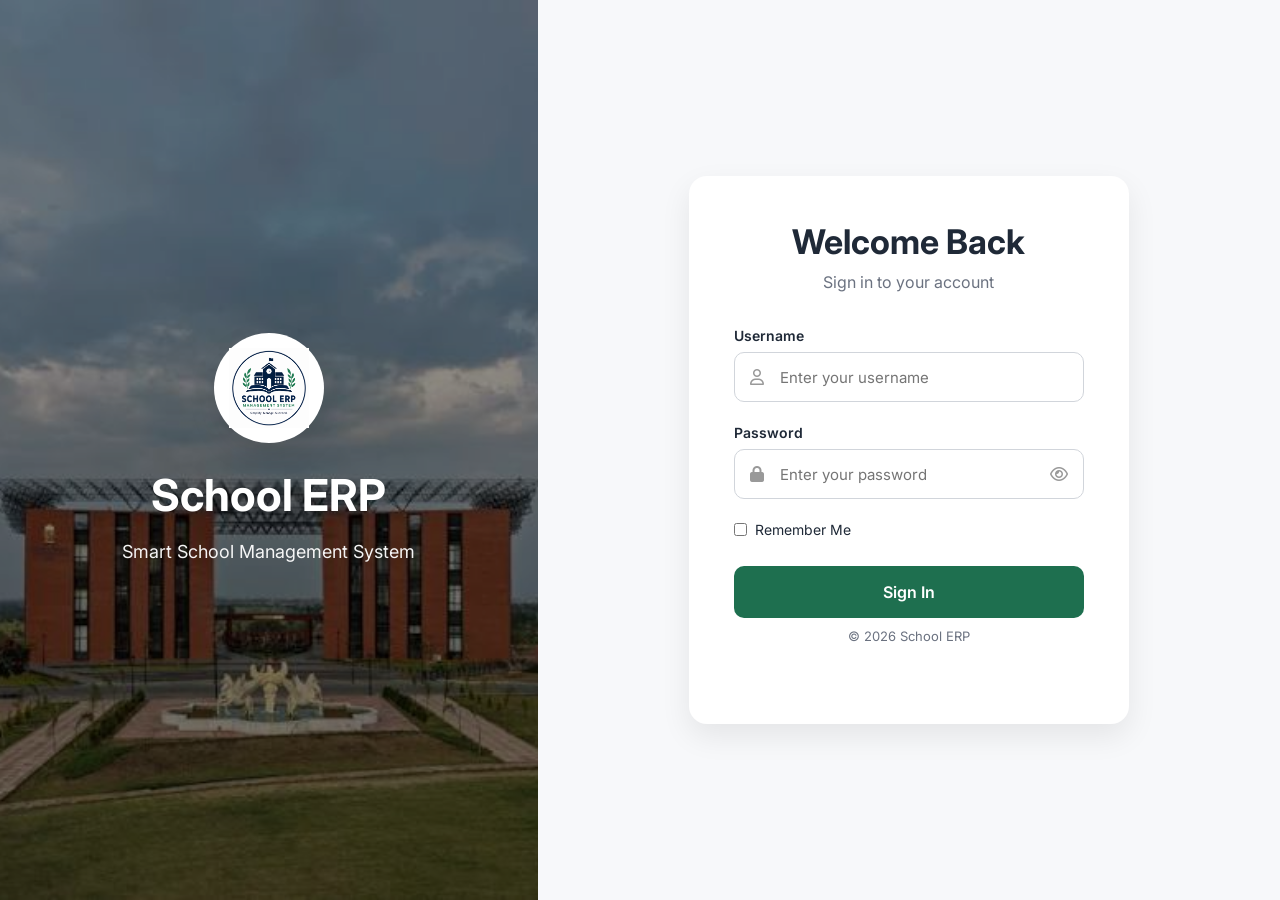
<file: index.html>
<!DOCTYPE html>
<html lang="en">
<head>

    <meta charset="UTF-8">
    <meta name="viewport" content="width=device-width, initial-scale=1.0">

    <title>School ERP Login</title>

    <link rel="preconnect" href="https://fonts.googleapis.com">

    <link rel="preconnect" href="https://fonts.gstatic.com" crossorigin>

    <link href="https://fonts.googleapis.com/css2?family=Inter:wght@300;400;500;600;700&display=swap" rel="stylesheet">

    <link rel="stylesheet" href="css/style.css">
    <link rel="stylesheet" href="css/login.css">
    <link rel="stylesheet"
href="https://cdnjs.cloudflare.com/ajax/libs/font-awesome/6.7.2/css/all.min.css">
<link rel="stylesheet" href="css/responsive.css">

</head>

<body>

<div class="login-container">

    <!-- Left Side -->

    <div class="login-left">

        <div class="overlay">

            <div class="brand">

                <div class="logo-circle">
    <img src="assets/logo.png" alt="School ERP Logo">
</div>

                <h1>School ERP</h1>

                <p>Smart School Management System</p>

            </div>

        </div>

    </div>


    <!-- Right Side -->

    <div class="login-right">

        <div class="login-card">

            <h2>Welcome Back</h2>

            <p>Sign in to your account</p>


            <form id="loginForm">

                <div class="form-group">

<label>Username</label>

<div class="input-box">

<i class="fa-regular fa-user"></i>

<input
type="text"
id="username"
placeholder="Enter your username">

</div>

</div>


                <div class="form-group">

<label>Password</label>

<div class="input-box">

<i class="fa-solid fa-lock"></i>

<input
type="password"
id="password"
placeholder="Enter your password">

<i class="fa-regular fa-eye eye"></i>

</div>

</div>


                <div class="remember">

                    <label>

                        <input type="checkbox">

                        Remember Me

                    </label>

                    

                </div>

                <button type="submit">

                    Sign In

                </button>

            </form>

            <p class="copyright">

                © 2026 School ERP

            </p>

        </div>

    </div>

</div>
<!-- Loading Popup -->
<div id="loadingPopup" class="loading-popup">

    <div class="loading-box">

        <div class="spinner"></div>

        <h2 id="loadingTitle">Starting the server...</h2>

        <p id="loadingMessage">
            Please wait while we wake up the server.
        </p>

        <small>
            This usually takes 20–40 seconds if the server has been idle.
        </small>

    </div>

</div>
<script src="js/api.js"></script>
<script src="js/login.js"></script>
<script src="js/sidebar.js"></script>
</body>
</html>
</file>
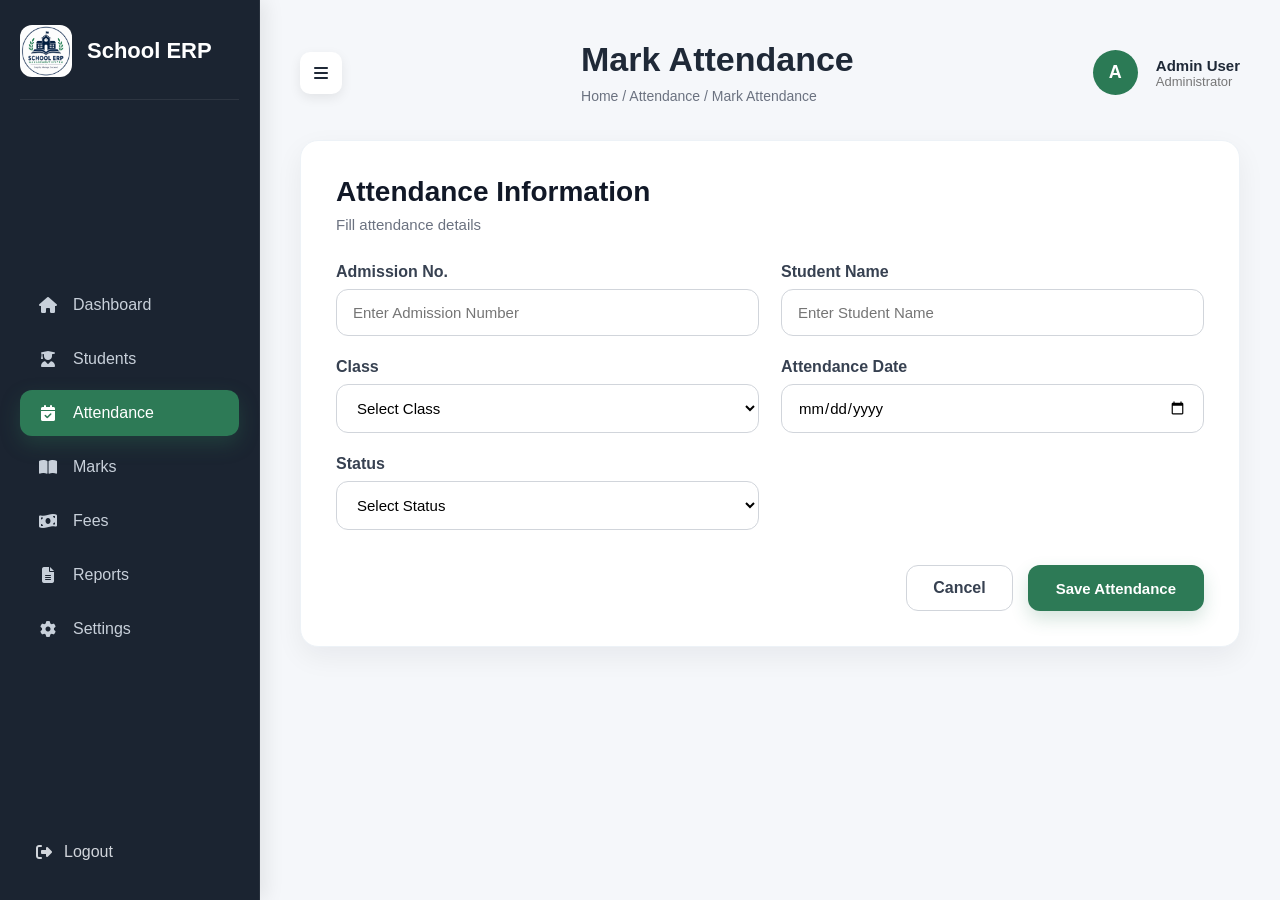
<file: add-attendance.html>
<!DOCTYPE html>
<html lang="en">

<head>
    <meta charset="UTF-8">
    <meta name="viewport" content="width=device-width, initial-scale=1.0">
    <title>Mark Attendance</title>

    <link rel="stylesheet" href="css/style.css">
    <link rel="stylesheet" href="css/dashboard.css">

    <link rel="stylesheet"
        href="https://cdnjs.cloudflare.com/ajax/libs/font-awesome/6.7.2/css/all.min.css">
        <link rel="stylesheet" href="css/responsive.css">
</head>

<body>

<div class="dashboard">

    <!-- Sidebar -->

    <aside class="sidebar">

       <div class="logo">
    <img src="assets/logo.png" alt="School ERP Logo" class="logo-img">
    <span>School ERP</span>
</div>

        <nav>

            <a href="dashboard.html">
                <i class="fa-solid fa-house"></i>
                Dashboard
            </a>

            <a href="students.html">
                <i class="fa-solid fa-user-graduate"></i>
                Students
            </a>

            <a class="active" href="attendance_page.html">
                <i class="fa-solid fa-calendar-check"></i>
                Attendance
            </a>

            <a href="#">
                <i class="fa-solid fa-book-open"></i>
                Marks
            </a>

            <a href="fees.html">
                <i class="fa-solid fa-money-bill-wave"></i>
                Fees
            </a>

           
            <a href="reports.html">
                <i class="fa-solid fa-file-lines"></i>
                Reports
            </a>

            <a href="settings.html">
                <i class="fa-solid fa-gear"></i>
                Settings
            </a>

        </nav>

        <div class="logout">

            <a href="index.html">
                <i class="fa-solid fa-right-from-bracket"></i>
                Logout
            </a>

        </div>

    </aside>

    <!-- Main Content -->

    <main class="main-content">

        <!-- Header -->

        <header class="topbar">
<div class="menu-toggle" id="menuToggle">
    <i class="fa-solid fa-bars"></i>
</div>
            <div>
                <h1>Mark Attendance</h1>
                <span>Home / Attendance / Mark Attendance</span>
            </div>

            <div class="profile">

            
                <div class="avatar">
                    A
                </div>

                <div>
                    <strong>Admin User</strong>
                    <p>Administrator</p>
                </div>

            </div>

        </header>

        <section class="form-card">

            <div class="page-header">
                <h2>Attendance Information</h2>
                <p>Fill attendance details</p>
            </div>

            <form id="attendanceForm">

                <div class="form-grid">

                    <div class="form-group">
                        <label>Admission No.</label>
                        <input
                            type="text"
                            id="admissionNo"
                            placeholder="Enter Admission Number">
                    </div>

                    <div class="form-group">
                        <label>Student Name</label>
                        <input
                            type="text"
                            id="studentName"
                            placeholder="Enter Student Name">
                    </div>

                    <div class="form-group">
                        <label>Class</label>

                        <select id="studentClass">

                            <option value="">Select Class</option>
                            <option value="6">6</option>
                            <option value="7">7</option>
                            <option value="8">8</option>
                            <option value="9">9</option>
                            <option value="10">10</option>

                        </select>

                    </div>

                    <div class="form-group">
                        <label>Attendance Date</label>
                        <input
                            type="date"
                            id="attendanceDate">
                    </div>

                    <div class="form-group">
                        <label>Status</label>

                        <select id="status">

                            <option value="">Select Status</option>
                            <option value="Present">Present</option>
                            <option value="Absent">Absent</option>

                        </select>

                    </div>
                                    </div>

                <div class="form-buttons">

                    <a href="attendance_page.html" class="cancel-btn">
                        Cancel
                    </a>

                    <button type="submit" class="save-btn">
                        Save Attendance
                    </button>

                </div>

            </form>

        </section>

    </main>

</div>

<script src="js/api.js"></script>
<script src="js/addAttendance.js"></script>
<script src="js/dashboard.js"></script>
<script src="js/sidebar.js"></script>
</body>
</html>
</file>
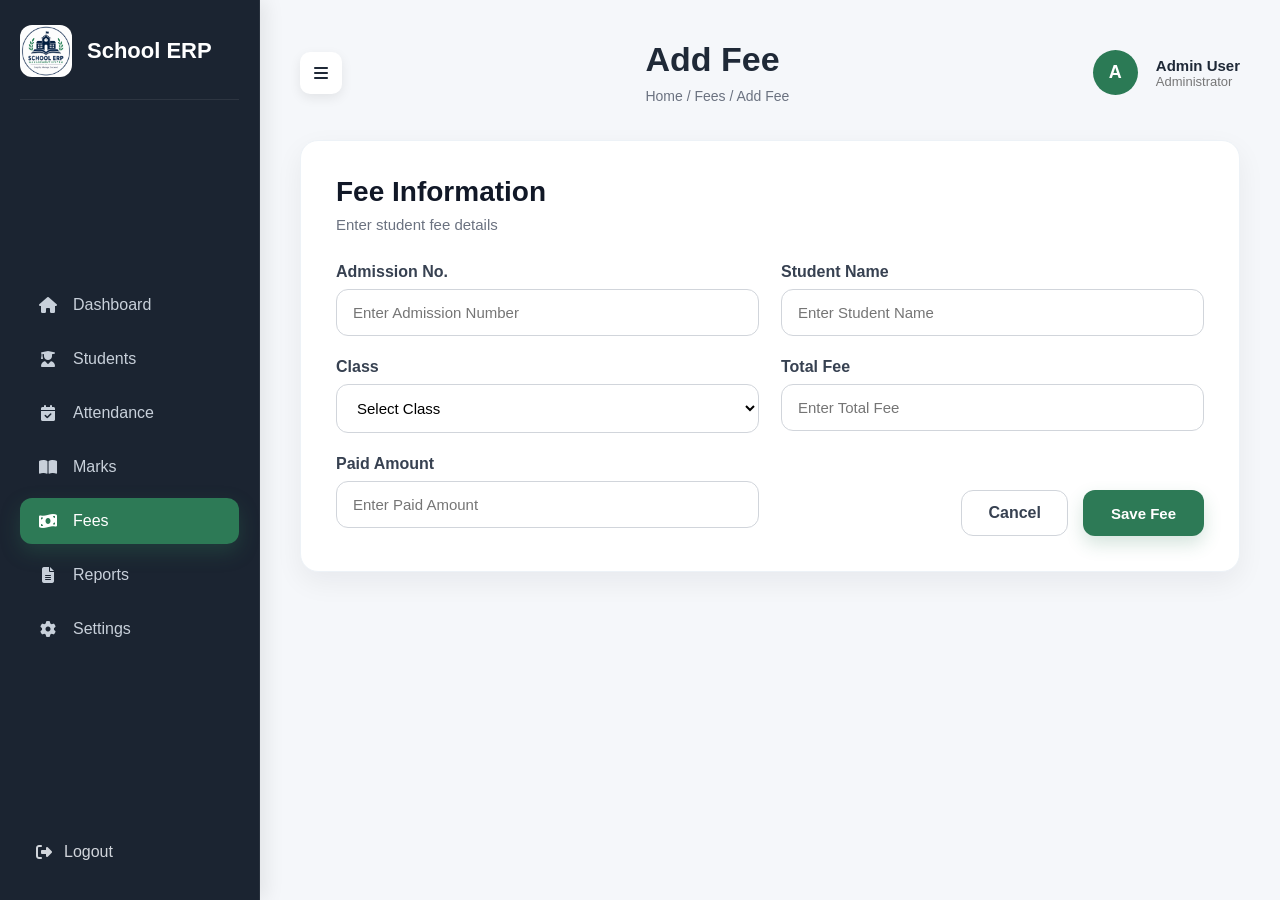
<file: add-fee.html>
<!DOCTYPE html>
<html lang="en">

<head>
    <meta charset="UTF-8">
    <meta name="viewport" content="width=device-width, initial-scale=1.0">
    <title>Add Fee</title>

    <link rel="stylesheet" href="css/style.css">
    <link rel="stylesheet" href="css/dashboard.css">

    <link rel="stylesheet"
          href="https://cdnjs.cloudflare.com/ajax/libs/font-awesome/6.7.2/css/all.min.css">
          <link rel="stylesheet" href="css/responsive.css">
</head>

<body>

<div class="dashboard">

    <!-- Sidebar -->

    <aside class="sidebar">

        <div class="logo">
    <img src="assets/logo.png" alt="School ERP Logo" class="logo-img">
    <span>School ERP</span>
</div>
        <nav>

            <a href="dashboard.html">
                <i class="fa-solid fa-house"></i>
                Dashboard
            </a>

            <a href="students.html">
                <i class="fa-solid fa-user-graduate"></i>
                Students
            </a>

            <a href="attendance_page.html">
                <i class="fa-solid fa-calendar-check"></i>
                Attendance
            </a>

            <a href="marks.html">
                <i class="fa-solid fa-book-open"></i>
                Marks
            </a>

            <a class="active" href="fees.html">
                <i class="fa-solid fa-money-bill-wave"></i>
                Fees
            </a>

           

            <a href="reports.html">
                <i class="fa-solid fa-file-lines"></i>
                Reports
            </a>

            <a href="settings.html">
                <i class="fa-solid fa-gear"></i>
                Settings
            </a>

        </nav>

        <div class="logout">

            <a href="index.html">
                <i class="fa-solid fa-right-from-bracket"></i>
                Logout
            </a>

        </div>

    </aside>

    <!-- Main Content -->

    <main class="main-content">

        <header class="topbar">
<div class="menu-toggle" id="menuToggle">
    <i class="fa-solid fa-bars"></i>
</div>
            <div>
                <h1>Add Fee</h1>
                <span>Home / Fees / Add Fee</span>
            </div>

            <div class="profile">

                

                <div class="avatar">
                    A
                </div>

                <div>
                    <strong>Admin User</strong>
                    <p>Administrator</p>
                </div>

            </div>

        </header>

        <section class="form-card">

            <div class="page-header">
                <h2>Fee Information</h2>
                <p>Enter student fee details</p>
            </div>

            <form id="feeForm">

                <div class="form-grid">

                    <div class="form-group">
                        <label>Admission No.</label>
                        <input
                                type="text"
                                id="admissionNo"
                                placeholder="Enter Admission Number">
                    </div>

                    <div class="form-group">
                        <label>Student Name</label>
                        <input
                                type="text"
                                id="studentName"
                                placeholder="Enter Student Name">
                    </div>

                    <div class="form-group">
                        <label>Class</label>

                        <select id="studentClass">
                            <option value="">Select Class</option>
                            <option value="6">6</option>
                            <option value="7">7</option>
                            <option value="8">8</option>
                            <option value="9">9</option>
                            <option value="10">10</option>
                        </select>

                    </div>

                    <div class="form-group">
                        <label>Total Fee</label>
                        <input
                                type="number"
                                id="totalFee"
                                placeholder="Enter Total Fee">
                    </div>

                    <div class="form-group">
                        <label>Paid Amount</label>
                        <input
                                type="number"
                                id="paidAmount"
                                placeholder="Enter Paid Amount">
                    </div>
                                        <div class="form-buttons">

                        <a href="fees.html" class="cancel-btn">
                            Cancel
                        </a>

                        <button type="submit" class="save-btn">
                            Save Fee
                        </button>

                    </div>

                </div>

            </form>

        </section>

    </main>

</div>

<script src="js/api.js"></script>
<script src="js/addFee.js"></script>
<script src="js/dashboard.js"></script>
<script src="js/sidebar.js"></script>
</body>

</html>
</file>
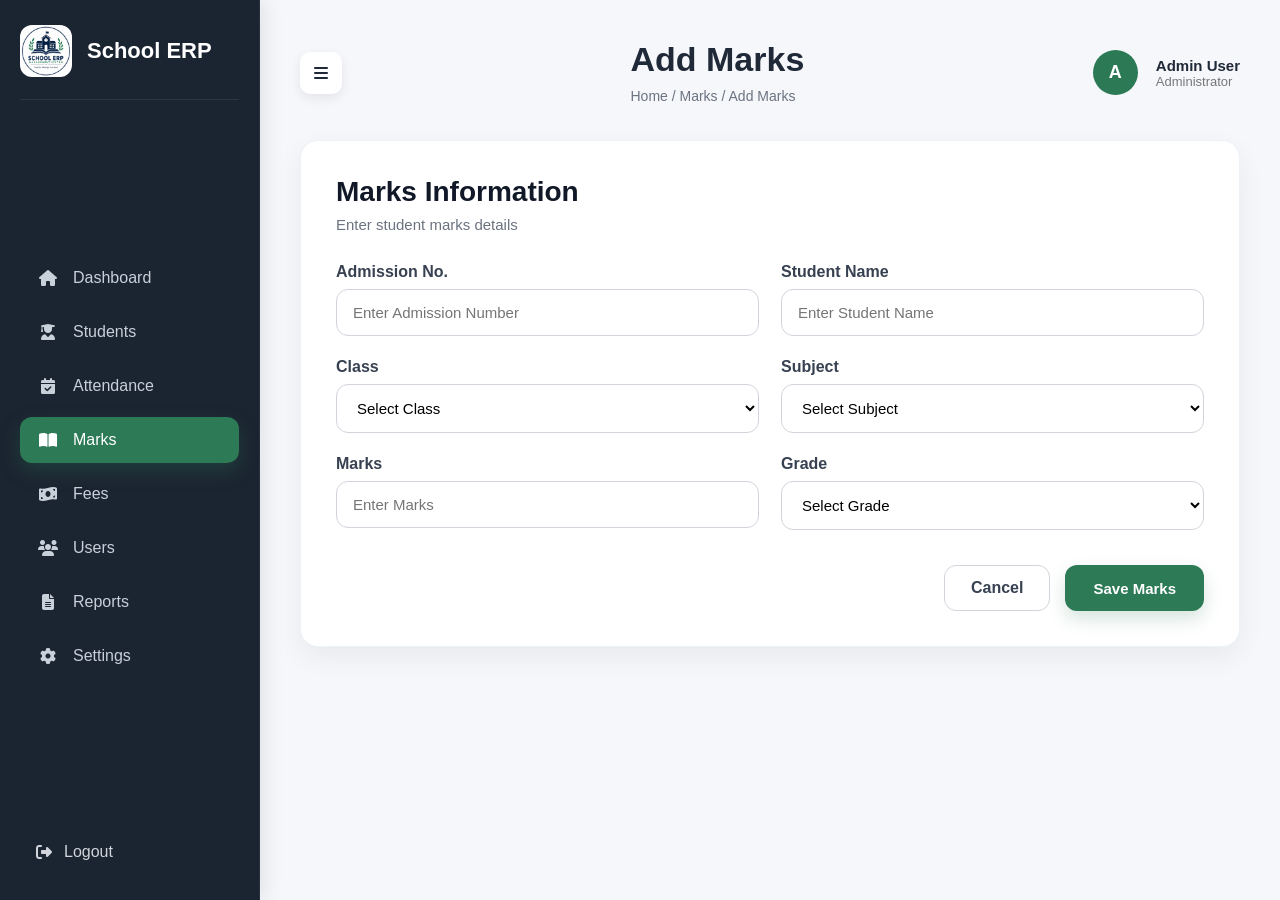
<file: add-marks.html>
<!DOCTYPE html>
<html lang="en">

<head>
    <meta charset="UTF-8">
    <meta name="viewport" content="width=device-width, initial-scale=1.0">
    <title>Add Marks</title>

    <link rel="stylesheet" href="css/style.css">
    <link rel="stylesheet" href="css/dashboard.css">
    <link rel="stylesheet"
          href="https://cdnjs.cloudflare.com/ajax/libs/font-awesome/6.7.2/css/all.min.css">
          <link rel="stylesheet" href="css/responsive.css">
</head>

<body>

<div class="dashboard">

    <!-- Sidebar -->

    <aside class="sidebar">

        <div class="logo">
    <img src="assets/logo.png" alt="School ERP Logo" class="logo-img">
    <span>School ERP</span>
</div>

        <nav>

            <a href="dashboard.html">
                <i class="fa-solid fa-house"></i>
                Dashboard
            </a>

            <a href="students.html">
                <i class="fa-solid fa-user-graduate"></i>
                Students
            </a>

            <a href="attendance_page.html">
                <i class="fa-solid fa-calendar-check"></i>
                Attendance
            </a>

            <a class="active" href="marks.html">
                <i class="fa-solid fa-book-open"></i>
                Marks
            </a>

            <a href="#">
                <i class="fa-solid fa-money-bill-wave"></i>
                Fees
            </a>

            <a href="#">
                <i class="fa-solid fa-users"></i>
                Users
            </a>

            <a href="#">
                <i class="fa-solid fa-file-lines"></i>
                Reports
            </a>

            <a href="#">
                <i class="fa-solid fa-gear"></i>
                Settings
            </a>

        </nav>

        <div class="logout">

            <a href="index.html">
                <i class="fa-solid fa-right-from-bracket"></i>
                Logout
            </a>

        </div>

    </aside>

    <!-- Main Content -->

    <main class="main-content">

        <!-- Header -->

        <header class="topbar">
<div class="menu-toggle" id="menuToggle">
    <i class="fa-solid fa-bars"></i>
</div>
            <div>
                <h1>Add Marks</h1>
                <span>Home / Marks / Add Marks</span>
            </div>

            <div class="profile">

               
                <div class="avatar">
                    A
                </div>

                <div>
                    <strong>Admin User</strong>
                    <p>Administrator</p>
                </div>

            </div>

        </header>

        <section class="form-card">

            <div class="page-header">
                <h2>Marks Information</h2>
                <p>Enter student marks details</p>
            </div>

            <form id="marksForm">

                <div class="form-grid">

                    <div class="form-group">
                        <label>Admission No.</label>
                        <input
                                type="text"
                                id="admissionNo"
                                placeholder="Enter Admission Number">
                    </div>

                    <div class="form-group">
                        <label>Student Name</label>
                        <input
                                type="text"
                                id="studentName"
                                placeholder="Enter Student Name">
                    </div>

                    <div class="form-group">
                        <label>Class</label>

                        <select id="studentClass">
                            <option value="">Select Class</option>
                            <option value="6">6</option>
                            <option value="7">7</option>
                            <option value="8">8</option>
                            <option value="9">9</option>
                            <option value="10">10</option>
                        </select>

                    </div>

                    <div class="form-group">
                        <label>Subject</label>

                        <select id="subject">
                            <option value="">Select Subject</option>
                            <option>Mathematics</option>
                            <option>Science</option>
                            <option>English</option>
                            <option>Hindi</option>
                            <option>Social Science</option>
                            <option>Computer</option>
                        </select>

                    </div>

                    <div class="form-group">
                        <label>Marks</label>
                        <input
                                type="number"
                                id="marks"
                                placeholder="Enter Marks">
                    </div>

                    <div class="form-group">
                        <label>Grade</label>

                        <select id="grade">
                            <option value="">Select Grade</option>
                            <option>A+</option>
                            <option>A</option>
                            <option>B+</option>
                            <option>B</option>
                            <option>C</option>
                            <option>D</option>
                            <option>F</option>
                        </select>

                    </div>
                                    </div>

                <div class="form-buttons">

                    <a href="marks.html" class="cancel-btn">
                        Cancel
                    </a>

                    <button type="submit" class="save-btn">
                        Save Marks
                    </button>

                </div>

            </form>

        </section>

    </main>

</div>

<script src="js/api.js"></script>
<script src="js/addMarks.js"></script>
<script src="js/dashboard.js"></script>
<script src="js/sidebar.js"></script>
</body>

</html>
</file>
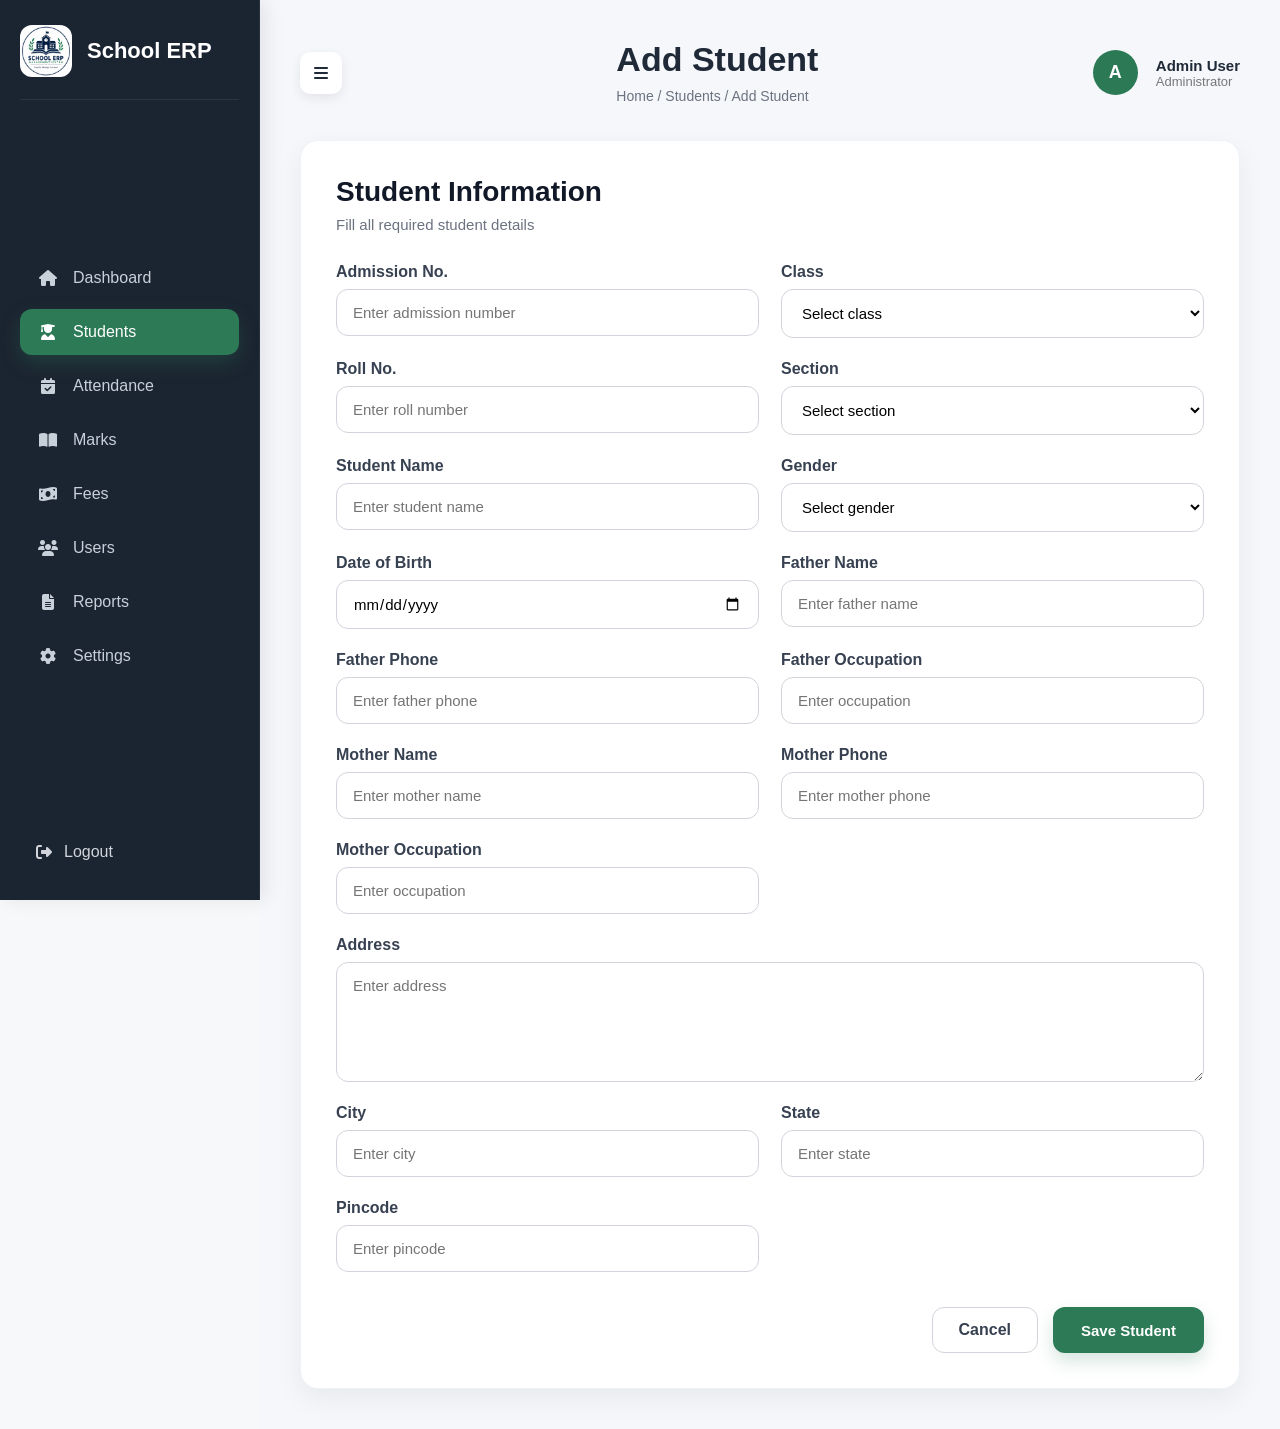
<file: add-student.html>
<!DOCTYPE html>
<html lang="en">
<head>
  <meta charset="UTF-8">
  <meta name="viewport" content="width=device-width, initial-scale=1.0">
  <title>Document</title>
  <link rel="stylesheet" href="css/style.css">
<link rel="stylesheet" href="css/dashboard.css">
<link rel="stylesheet"
href="https://cdnjs.cloudflare.com/ajax/libs/font-awesome/6.7.2/css/all.min.css">
<link rel="stylesheet" href="css/responsive.css">
</head>
<body>

<div class="dashboard">

    <!-- Sidebar -->

    <aside class="sidebar">

       <div class="logo">
    <img src="assets/logo.png" alt="School ERP Logo" class="logo-img">
    <span>School ERP</span>
</div>

            
        

        <nav>

            <a href="dashboard.html">
    <i class="fa-solid fa-house"></i>
    Dashboard
</a>

            <a class="active" href="students.html">
    <i class="fa-solid fa-user-graduate"></i>
    Students
</a>

            <a href="#">
                <i class="fa-solid fa-calendar-check"></i>
                Attendance
            </a>

            <a href="#">
                <i class="fa-solid fa-book-open"></i>
                Marks
            </a>

            <a href="#">
                <i class="fa-solid fa-money-bill-wave"></i>
                Fees
            </a>

            <a href="#">
                <i class="fa-solid fa-users"></i>
                Users
            </a>

            <a href="#">
                <i class="fa-solid fa-file-lines"></i>
                Reports
            </a>

            <a href="#">
                <i class="fa-solid fa-gear"></i>
                Settings
            </a>

        </nav>

        <div class="logout">

            <a href="index.html">

                <i class="fa-solid fa-right-from-bracket"></i>

                Logout

            </a>

        </div>

    </aside>

    <!-- Main Content -->

    <main class="main-content">

        <!-- Topbar -->

        <header class="topbar">
<div class="menu-toggle" id="menuToggle">
    <i class="fa-solid fa-bars"></i>
</div>
            <div>

                <h1>Add Student</h1>
<span>Home / Students / Add Student</span>
            </div>

            <div class="profile">

                

                <div class="avatar">
                    A
                </div>

                <div>

                    <strong>Admin User</strong>

                    <p>Administrator</p>

                </div>

            </div>

        </header>

      <section class="form-card">

    <div class="page-header">
        <h2>Student Information</h2>
        <p>Fill all required student details</p>
    </div>

    <form id="studentForm">

        <div class="form-grid">

            <div class="form-group">
                <label>Admission No.</label>
                <input type="text" id="admissionNo" placeholder="Enter admission number">
            </div>

            <div class="form-group">
                <label>Class</label>
                <select id="studentClass">
                    <option>Select class</option>
                    <option>6</option>
                    <option>7</option>
                    <option>8</option>
                    <option>9</option>
                    <option>10</option>
                </select>
            </div>

            <div class="form-group">
                <label>Roll No.</label>
                <input type="number" id="rollNo" placeholder="Enter roll number">
            </div>

            <div class="form-group">
                <label>Section</label>
                <select id="section">
                    <option>Select section</option>
                    <option>A</option>
                    <option>B</option>
                    <option>C</option>
                </select>
            </div>

            <div class="form-group">
                <label>Student Name</label>
                <input type="text" id="name" placeholder="Enter student name">
            </div>

            <div class="form-group">
                <label>Gender</label>
                <select id="gender">
                    <option>Select gender</option>
                    <option>Male</option>
                    <option>Female</option>
                </select>
            </div>

            <div class="form-group">
                <label>Date of Birth</label>
                <input type="date" id="dateOfBirth">
            </div>

            <div class="form-group">
                <label>Father Name</label>
                <input type="text" id="fatherName" placeholder="Enter father name">
            </div>

            <div class="form-group">
                <label>Father Phone</label>
                <input type="text" id="fatherPhone" placeholder="Enter father phone">
            </div>

            <div class="form-group">
                <label>Father Occupation</label>
                <input type="text" id="fatherOccupation" placeholder="Enter occupation">
            </div>

            <div class="form-group">
                <label>Mother Name</label>
                <input type="text" id="motherName" placeholder="Enter mother name">
            </div>

            <div class="form-group">
                <label>Mother Phone</label>
                <input type="text" id="motherPhone" placeholder="Enter mother phone">
            </div>

            <div class="form-group">
                <label>Mother Occupation</label>
                <input type="text" id="motherOccupation" placeholder="Enter occupation">
            </div>

            <div class="form-group form-full">
                <label>Address</label>
                <textarea id="address" rows="4" placeholder="Enter address"></textarea>
            </div>

            <div class="form-group">
                <label>City</label>
                <input type="text" id="city" placeholder="Enter city">
            </div>

            <div class="form-group">
                <label>State</label>
                <input type="text" id="state" placeholder="Enter state">
            </div>

            <div class="form-group">
                <label>Pincode</label>
                <input type="text" id="pincode" placeholder="Enter pincode">
            </div>

        </div>

        <div class="form-buttons">

            <a href="students.html" class="cancel-btn">
                Cancel
            </a>

            <button type="submit" class="save-btn">
                Save Student
            </button>

        </div>

    </form>

</section>

</main>

</div>

<script src="js/api.js"></script>
<script src="js/addStudent.js"></script>
<script src="js/dashboard.js"></script>
<script src="js/sidebar.js"></script>

</body>
</html>
</file>
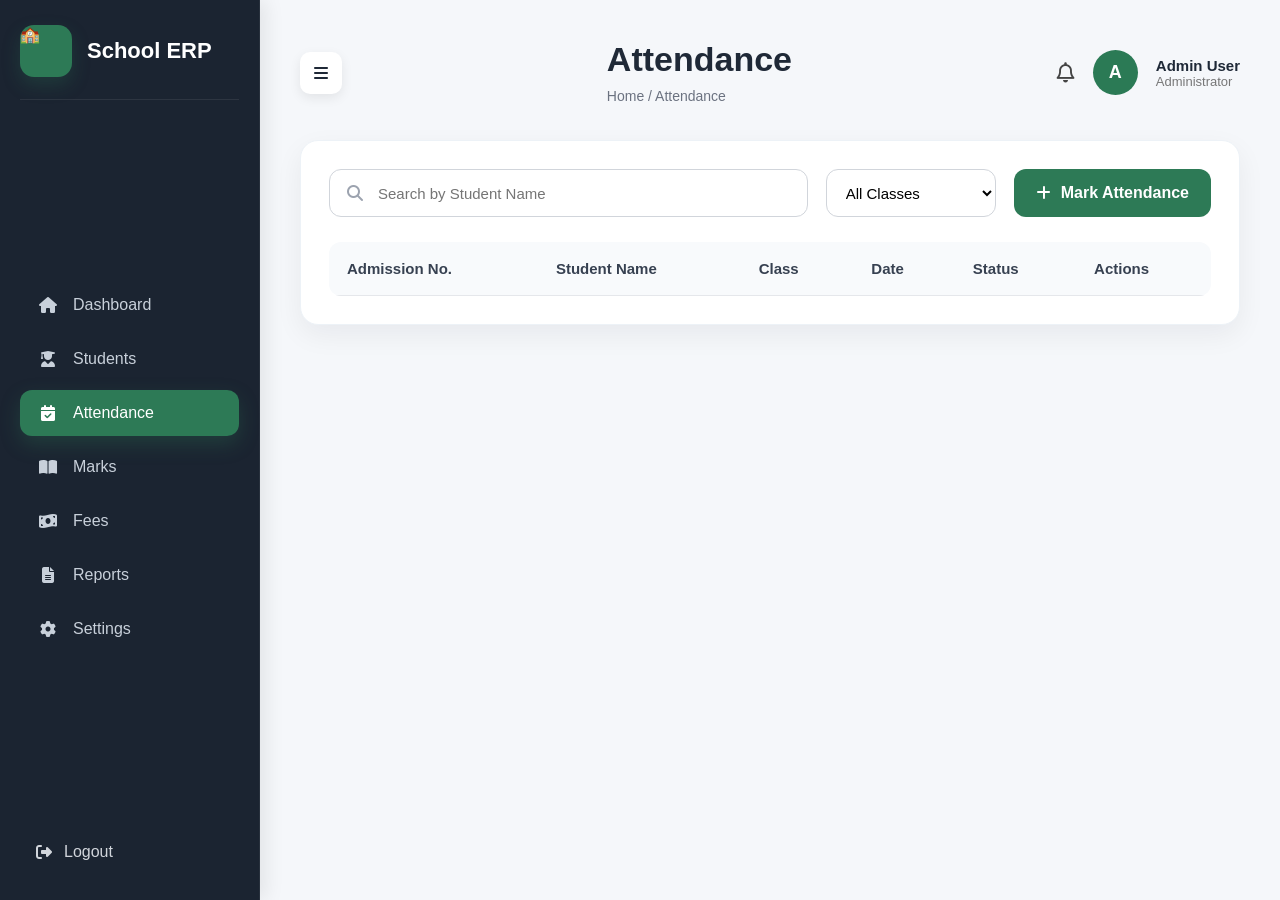
<file: Attendance.html>
<!DOCTYPE html>
<html lang="en">
<head>
    <meta charset="UTF-8">
    <meta name="viewport" content="width=device-width, initial-scale=1.0">
    <title>Attendance</title>

    <link rel="stylesheet" href="css/style.css">
    <link rel="stylesheet" href="css/dashboard.css">

    <link rel="stylesheet"
          href="https://cdnjs.cloudflare.com/ajax/libs/font-awesome/6.7.2/css/all.min.css">
</head>

<body>

<div class="dashboard">

    <!-- Sidebar -->

    <aside class="sidebar">

        <div class="logo">
            <div class="logo-icon">🏫</div>
            <span>School ERP</span>
        </div>

       <nav>

    <a href="dashboard.html">
        <i class="fa-solid fa-house"></i>
        Dashboard
    </a>

    <a href="students.html">
        <i class="fa-solid fa-user-graduate"></i>
        Students
    </a>

    <a class="active" href="attendance.html">
        <i class="fa-solid fa-calendar-check"></i>
        Attendance
    </a>

    <a href="marks.html">
        <i class="fa-solid fa-book-open"></i>
        Marks
    </a>

    <a href="fees.html">
        <i class="fa-solid fa-money-bill-wave"></i>
        Fees
    </a>

    <a href="reports.html">
        <i class="fa-solid fa-file-lines"></i>
        Reports
    </a>

    <a href="settings.html">
        <i class="fa-solid fa-gear"></i>
        Settings
    </a>

</nav>

        <div class="logout">

            <a href="index.html">
                <i class="fa-solid fa-right-from-bracket"></i>
                Logout
            </a>

        </div>

    </aside>

    <!-- Main Content -->

    <main class="main-content">

        <!-- Header -->

        <header class="topbar">
<div class="menu-toggle" id="menuToggle">
    <i class="fa-solid fa-bars"></i>
</div>
            <div>
                <h1>Attendance</h1>
                <span>Home / Attendance</span>
            </div>

            <div class="profile">

                <i class="fa-regular fa-bell"></i>

                <div class="avatar">
                    A
                </div>

                <div>
                    <strong>Admin User</strong>
                    <p>Administrator</p>
                </div>

            </div>

        </header>

        <!-- Attendance -->

        <section class="students-page">

            <div class="students-header">

                <div class="search-box">

                    <i class="fa-solid fa-magnifying-glass"></i>

                    <input
                            type="text"
                            id="searchInput"
                            placeholder="Search by Student Name">

                </div>

                <select id="classFilter">

                    <option value="">All Classes</option>
                    <option value="6">6th</option>
                    <option value="7">7th</option>
                    <option value="8">8th</option>
                    <option value="9">9th</option>
                    <option value="10">10th</option>

                </select>

                <a href="add-attendance.html" class="add-btn">

                    <i class="fa-solid fa-plus"></i>

                    Mark Attendance

                </a>

            </div>

            <div class="student-table">

                <table>

                    <thead>

                    <tr>

                        <th>Admission No.</th>
                        <th>Student Name</th>
                        <th>Class</th>
                        <th>Date</th>
                        <th>Status</th>
                        <th>Actions</th>

                    </tr>

                    </thead>

                    <tbody id="attendanceTableBody">

                    </tbody>

                </table>

            </div>

        </section>

    </main>

</div>

<script src="js/api.js"></script>
<script src="js/attendance.js"></script>

</body>
</html>
</file>
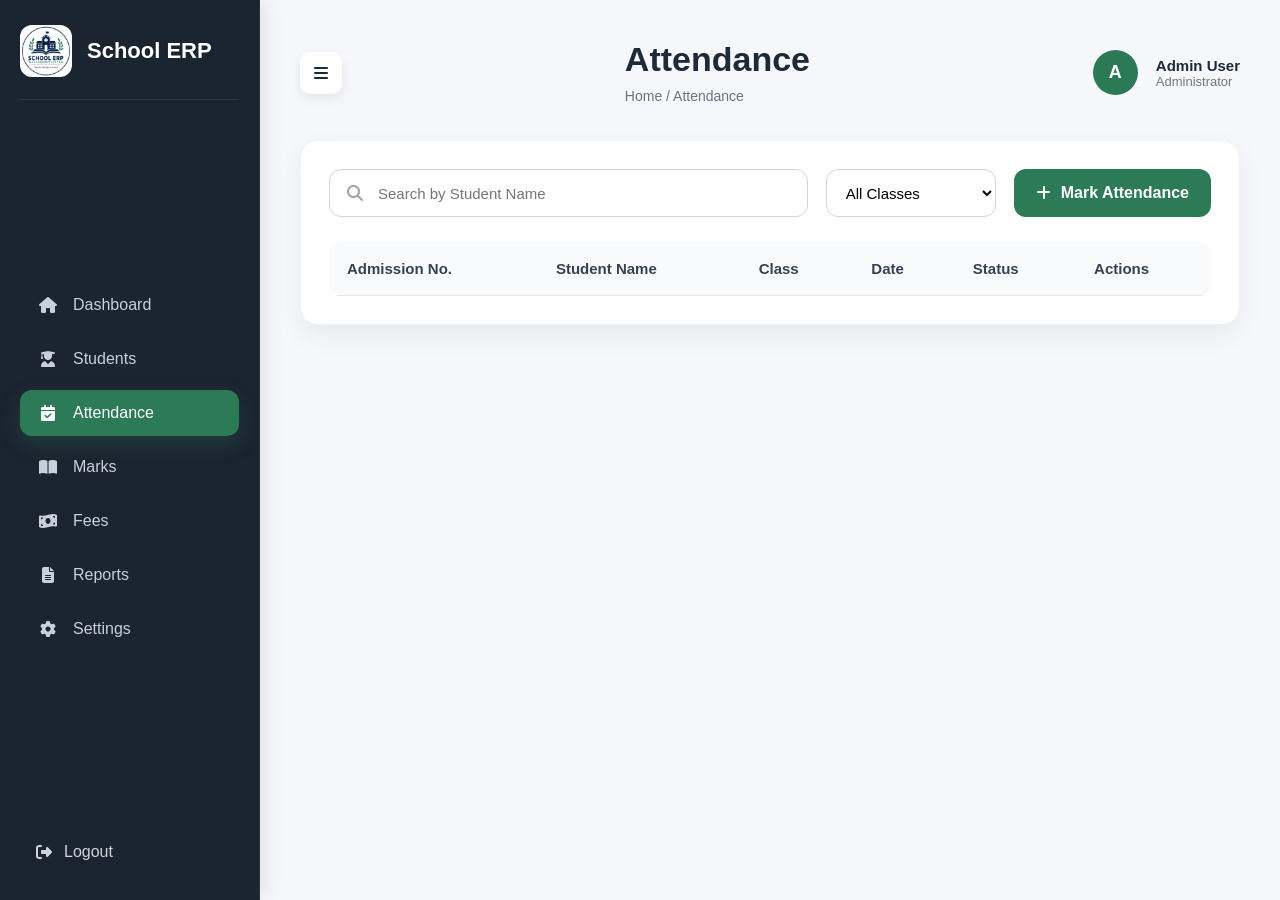
<file: attendance_page.html>
<!DOCTYPE html>
<html lang="en">
<head>
    <meta charset="UTF-8">
    <meta name="viewport" content="width=device-width, initial-scale=1.0">
    <title>Attendance</title>

    <link rel="stylesheet" href="css/style.css">
    <link rel="stylesheet" href="css/dashboard.css">

    <link rel="stylesheet"
          href="https://cdnjs.cloudflare.com/ajax/libs/font-awesome/6.7.2/css/all.min.css">
          <link rel="stylesheet" href="css/responsive.css">
</head>

<body>

<div class="dashboard">

    <!-- Sidebar -->

    <aside class="sidebar">

        <div class="logo">
    <img src="assets/logo.png" alt="School ERP Logo" class="logo-img">
    <span>School ERP</span>
</div>

       <nav>

    <a href="dashboard.html">
        <i class="fa-solid fa-house"></i>
        Dashboard
    </a>

    <a href="students.html">
        <i class="fa-solid fa-user-graduate"></i>
        Students
    </a>

   <a class="active" href="attendance_page.html">
        <i class="fa-solid fa-calendar-check"></i>
        Attendance
    </a>

    <a href="marks.html">
        <i class="fa-solid fa-book-open"></i>
        Marks
    </a>

    <a href="fees.html">
        <i class="fa-solid fa-money-bill-wave"></i>
        Fees
    </a>

    <a href="reports.html">
        <i class="fa-solid fa-file-lines"></i>
        Reports
    </a>

    <a href="settings.html">
        <i class="fa-solid fa-gear"></i>
        Settings
    </a>

</nav>

        <div class="logout">

            <a href="index.html">
                <i class="fa-solid fa-right-from-bracket"></i>
                Logout
            </a>

        </div>

    </aside>

    <!-- Main Content -->

    <main class="main-content">

        <!-- Header -->

        <header class="topbar">
<div class="menu-toggle" id="menuToggle">
    <i class="fa-solid fa-bars"></i>
</div>
            <div>
                <h1>Attendance</h1>
                <span>Home / Attendance</span>
            </div>

            <div class="profile">

               

                <div class="avatar">
                    A
                </div>

                <div>
                    <strong>Admin User</strong>
                    <p>Administrator</p>
                </div>

            </div>

        </header>

        <!-- Attendance -->

        <section class="students-page">

            <div class="students-header">

                <div class="search-box">

                    <i class="fa-solid fa-magnifying-glass"></i>

                    <input
                            type="text"
                            id="searchInput"
                            placeholder="Search by Student Name">

                </div>

                <select id="classFilter">

                    <option value="">All Classes</option>
                    <option value="6">6th</option>
                    <option value="7">7th</option>
                    <option value="8">8th</option>
                    <option value="9">9th</option>
                    <option value="10">10th</option>

                </select>

                <a href="add-attendance.html" class="add-btn">

                    <i class="fa-solid fa-plus"></i>

                    Mark Attendance

                </a>

            </div>

            <div class="student-table">

                <table>

                    <thead>

                    <tr>

                        <th>Admission No.</th>
                        <th>Student Name</th>
                        <th>Class</th>
                        <th>Date</th>
                        <th>Status</th>
                        <th>Actions</th>

                    </tr>

                    </thead>

                    <tbody id="attendanceTableBody">

                    </tbody>

                </table>

            </div>

        </section>

    </main>

</div>

<script src="js/api.js"></script>
<script src="js/attendance.js"></script>
<script src="js/sidebar.js"></script>
</body>
</html>
</file>
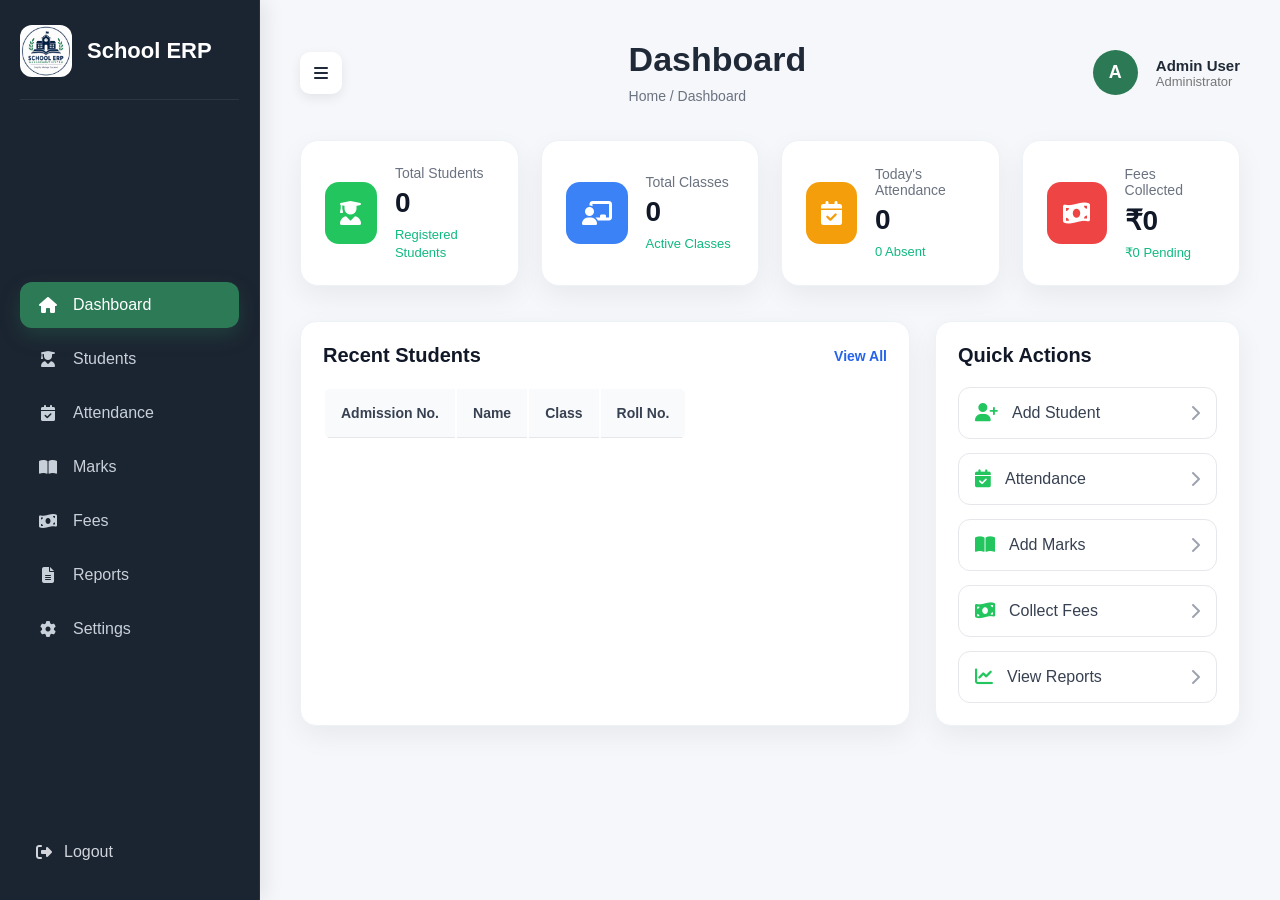
<file: dashboard.html>
<!DOCTYPE html>
<html lang="en">
<head>
    <meta charset="UTF-8">
    <meta name="viewport" content="width=device-width, initial-scale=1.0">
    <title>Dashboard</title>

    <link rel="stylesheet" href="css/style.css">
    <link rel="stylesheet" href="css/dashboard.css">

    <link rel="stylesheet"
          href="https://cdnjs.cloudflare.com/ajax/libs/font-awesome/6.7.2/css/all.min.css">
          <link rel="stylesheet" href="css/responsive.css">
</head>

<body>

<div class="dashboard">

    <!-- Sidebar -->

    <aside class="sidebar">

       <div class="logo">
    <img src="assets/logo.png" alt="School ERP Logo" class="logo-img">
    <span>School ERP</span>
</div>

        <nav>

            <a class="active" href="dashboard.html">
                <i class="fa-solid fa-house"></i>
                Dashboard
            </a>

            <a href="students.html">
                <i class="fa-solid fa-user-graduate"></i>
                Students
            </a>

            <a href="attendance_page.html">
                <i class="fa-solid fa-calendar-check"></i>
                Attendance
            </a>

           <a href="marks.html">
    <i class="fa-solid fa-book-open"></i>
    Marks
</a>

            <a href="fees.html">
    <i class="fa-solid fa-money-bill-wave"></i>
    Fees
</a>

           

            <a href="reports.html">
                <i class="fa-solid fa-file-lines"></i>
                Reports
            </a>

            <a href="settings.html">
                <i class="fa-solid fa-gear"></i>
                Settings
            </a>

        </nav>

        <div class="logout">

            <a href="index.html">
                <i class="fa-solid fa-right-from-bracket"></i>
                Logout
            </a>

        </div>

    </aside>

    <!-- Main Content -->

    <main class="main-content">

        <!-- Top Bar -->

        <header class="topbar">
<div class="menu-toggle" id="menuToggle">
    <i class="fa-solid fa-bars"></i>
</div>
            <div>
                <h1>Dashboard</h1>
                <span>Home / Dashboard</span>
            </div>

            <div class="profile">

               
                <div class="avatar">A</div>

                <div>
                    <strong>Admin User</strong>
                    <p>Administrator</p>
                </div>

            </div>

        </header>

        <!-- Dashboard Cards -->

        <section class="cards">

            <div class="card">

                <div class="card-icon green">
                    <i class="fa-solid fa-user-graduate"></i>
                </div>

                <div>
                    <span>Total Students</span>
                    <h2 id="totalStudents">0</h2>
                    <small>Registered Students</small>
                </div>

            </div>

            <div class="card">

                <div class="card-icon blue">
                    <i class="fa-solid fa-chalkboard-user"></i>
                </div>

                <div>
                    <span>Total Classes</span>

<h2 id="totalClasses">0</h2>

<small>Active Classes</small>
                </div>

            </div>

            <div class="card">

                <div class="card-icon orange">
                    <i class="fa-solid fa-calendar-check"></i>
                </div>

                <div>
                    <span>Today's Attendance</span>

<h2 id="presentToday">0</h2>

<small id="absentToday">0 Absent</small>
                </div>

            </div>

            <div class="card">

                <div class="card-icon red">
                    <i class="fa-solid fa-money-bill-wave"></i>
                </div>

                <div>
                   <span>Fees Collected</span>

                 <h2 id="feesCollected">₹0</h2>

                 <small id="pendingFees">₹0 Pending</small>
                </div>

            </div>

        </section>

        <!-- Bottom Section -->

        <section class="dashboard-bottom">

            <!-- Recent Students -->

            <div class="recent-students">

                <div class="section-header">
                    <h3>Recent Students</h3>
                    <a href="students.html">View All</a>
                </div>

                <table>

                    <thead>

                    <tr>
                        <th>Admission No.</th>
                        <th>Name</th>
                        <th>Class</th>
                        <th>Roll No.</th>
                    </tr>

                    </thead>

                    <tbody id="recentStudentsBody">
</tbody>

                </table>

            </div>

            <!-- Quick Actions -->

            <div class="quick-actions">

                <div class="section-header">
                    <h3>Quick Actions</h3>
                </div>

                <div class="action-list">

                    <a href="add-student.html" class="action-item">
                        <i class="fa-solid fa-user-plus"></i>
                        <span>Add Student</span>
                        <i class="fa-solid fa-chevron-right"></i>
                    </a>

                    <a href="attendance_page.html" class="action-item">
                        <i class="fa-solid fa-calendar-check"></i>
                        <span>Attendance</span>
                        <i class="fa-solid fa-chevron-right"></i>
                    </a>

                   <a href="add-marks.html" class="action-item">
    <i class="fa-solid fa-book-open"></i>
    <span>Add Marks</span>
    <i class="fa-solid fa-chevron-right"></i>
</a>

                   <a href="add-fee.html" class="action-item">
    <i class="fa-solid fa-money-bill-wave"></i>
    <span>Collect Fees</span>
    <i class="fa-solid fa-chevron-right"></i>
</a>

                    <a href="reports.html" class="action-item">
                        <i class="fa-solid fa-chart-line"></i>
                        <span>View Reports</span>
                        <i class="fa-solid fa-chevron-right"></i>
                    </a>

                </div>

            </div>

        </section>

    </main>

</div>
<script src="js/api.js"></script>
<script src="js/dashboard.js"></script>
<script src="js/sidebar.js"></script>
</body>
</html>
</file>
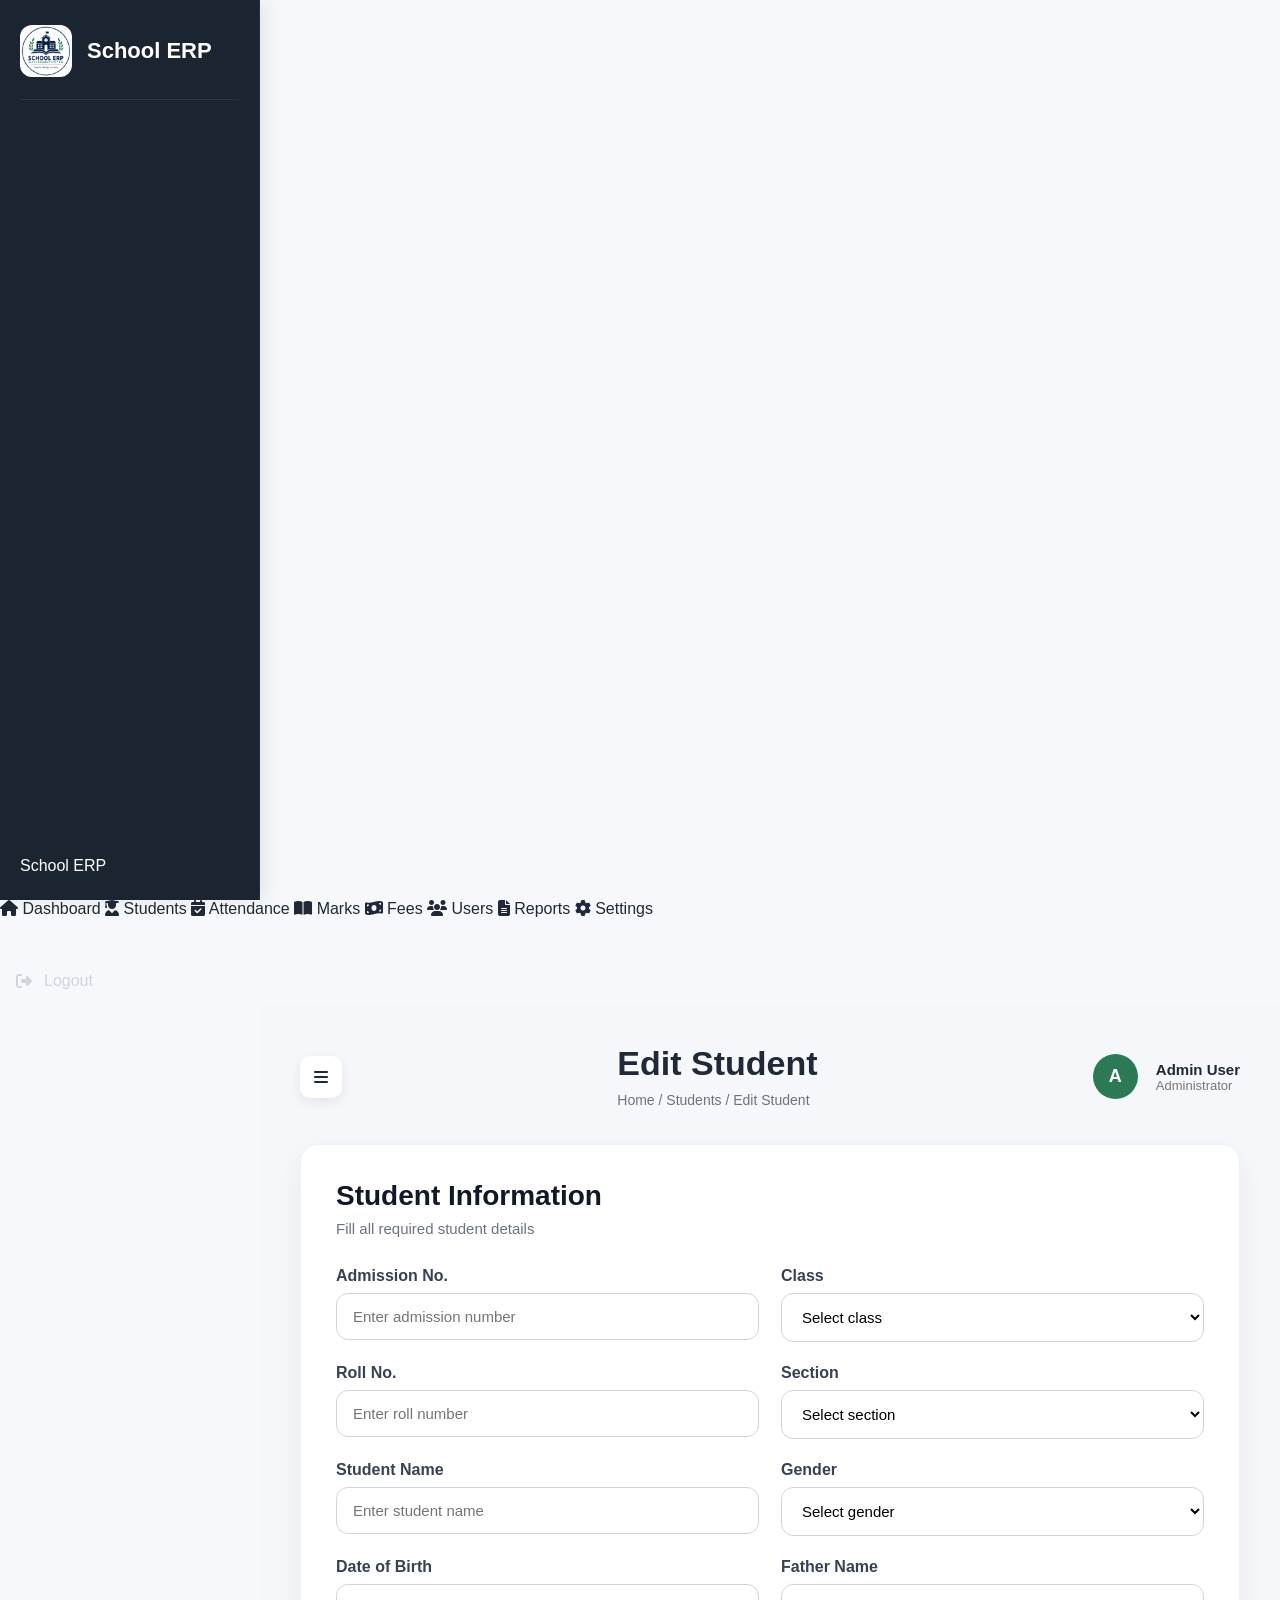
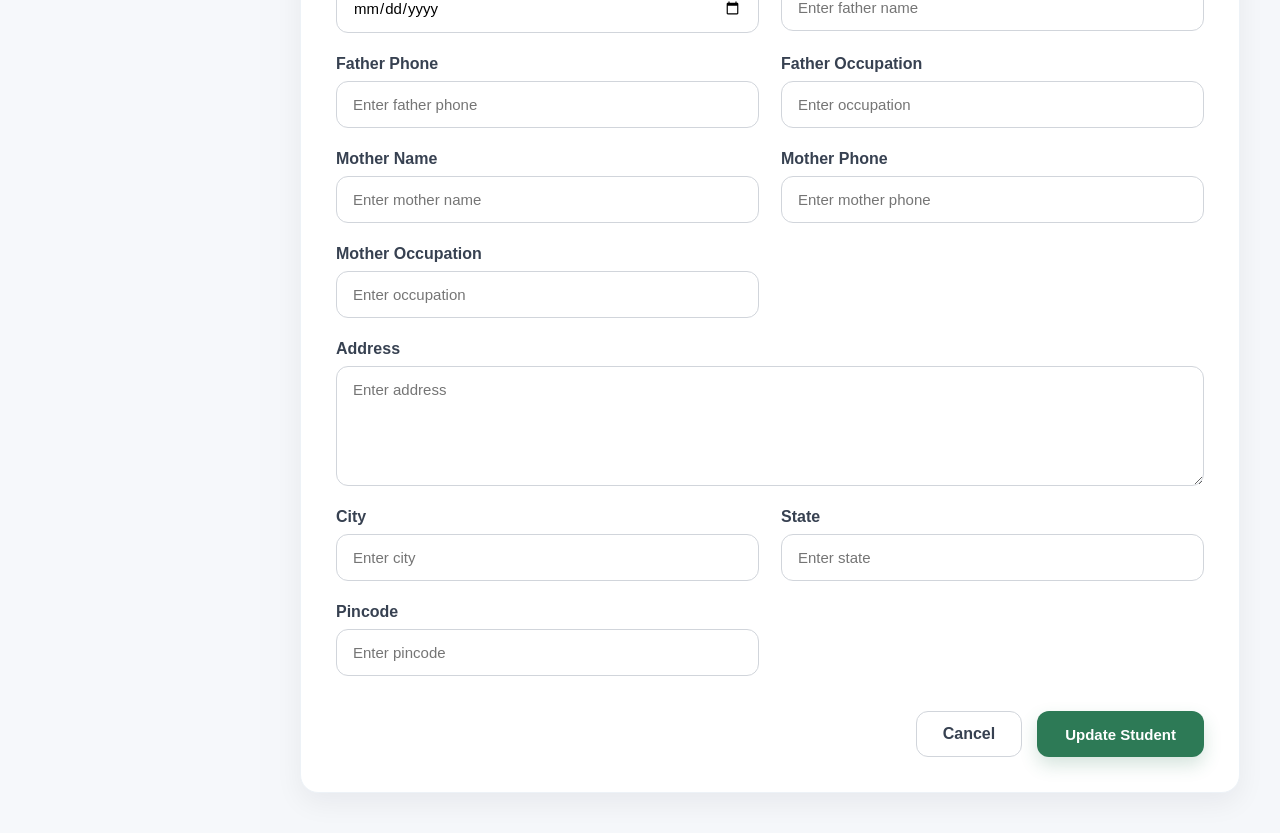
<file: edit-student.html>
<!DOCTYPE html>
<html lang="en">
<head>
  <meta charset="UTF-8">
  <meta name="viewport" content="width=device-width, initial-scale=1.0">
  <title>Document</title>
  <link rel="stylesheet" href="css/style.css">
<link rel="stylesheet" href="css/dashboard.css">
<link rel="stylesheet"
href="https://cdnjs.cloudflare.com/ajax/libs/font-awesome/6.7.2/css/all.min.css">
<link rel="stylesheet" href="css/responsive.css">
</head>
<body>

<div class="dashboard">

    <!-- Sidebar -->

    <aside class="sidebar">


            <div class="logo">
    <img src="assets/logo.png" alt="School ERP Logo" class="logo-img">
    <span>School ERP</span>
</div>

            <span>School ERP</span>

        </div>

        <nav>

            <a href="dashboard.html">
    <i class="fa-solid fa-house"></i>
    Dashboard
</a>

            <a class="active" href="students.html">
    <i class="fa-solid fa-user-graduate"></i>
    Students
</a>

            <a href="#">
                <i class="fa-solid fa-calendar-check"></i>
                Attendance
            </a>

            <a href="#">
                <i class="fa-solid fa-book-open"></i>
                Marks
            </a>

            <a href="#">
                <i class="fa-solid fa-money-bill-wave"></i>
                Fees
            </a>

            <a href="#">
                <i class="fa-solid fa-users"></i>
                Users
            </a>

            <a href="#">
                <i class="fa-solid fa-file-lines"></i>
                Reports
            </a>

            <a href="#">
                <i class="fa-solid fa-gear"></i>
                Settings
            </a>

        </nav>

        <div class="logout">

            <a href="index.html">

                <i class="fa-solid fa-right-from-bracket"></i>

                Logout

            </a>

        </div>

    </aside>

    <!-- Main Content -->

    <main class="main-content">

        <!-- Topbar -->

        <header class="topbar">
<div class="menu-toggle" id="menuToggle">
    <i class="fa-solid fa-bars"></i>
</div>
            <div>

                <h1>Edit Student</h1>
<span>Home / Students / Edit Student</span>
            </div>

            <div class="profile">

               

                <div class="avatar">
                    A
                </div>

                <div>

                    <strong>Admin User</strong>

                    <p>Administrator</p>

                </div>

            </div>

        </header>

      <section class="form-card">

    <div class="page-header">
        <h2>Student Information</h2>
        <p>Fill all required student details</p>
    </div>

    <form id="studentForm">

        <div class="form-grid">

            <div class="form-group">
                <label>Admission No.</label>
                <input type="text" id="admissionNo" placeholder="Enter admission number">
            </div>

            <div class="form-group">
                <label>Class</label>
                <select id="studentClass">
                    <option>Select class</option>
                    <option>6</option>
                    <option>7</option>
                    <option>8</option>
                    <option>9</option>
                    <option>10</option>
                </select>
            </div>

            <div class="form-group">
                <label>Roll No.</label>
                <input type="number" id="rollNo" placeholder="Enter roll number">
            </div>

            <div class="form-group">
                <label>Section</label>
                <select id="section">
                    <option>Select section</option>
                    <option>A</option>
                    <option>B</option>
                    <option>C</option>
                </select>
            </div>

            <div class="form-group">
                <label>Student Name</label>
                <input type="text" id="name" placeholder="Enter student name">
            </div>

            <div class="form-group">
                <label>Gender</label>
                <select id="gender">
                    <option>Select gender</option>
                    <option>Male</option>
                    <option>Female</option>
                </select>
            </div>

            <div class="form-group">
                <label>Date of Birth</label>
                <input type="date" id="dateOfBirth">
            </div>

            <div class="form-group">
                <label>Father Name</label>
                <input type="text" id="fatherName" placeholder="Enter father name">
            </div>

            <div class="form-group">
                <label>Father Phone</label>
                <input type="text" id="fatherPhone" placeholder="Enter father phone">
            </div>

            <div class="form-group">
                <label>Father Occupation</label>
                <input type="text" id="fatherOccupation" placeholder="Enter occupation">
            </div>

            <div class="form-group">
                <label>Mother Name</label>
                <input type="text" id="motherName" placeholder="Enter mother name">
            </div>

            <div class="form-group">
                <label>Mother Phone</label>
                <input type="text" id="motherPhone" placeholder="Enter mother phone">
            </div>

            <div class="form-group">
                <label>Mother Occupation</label>
                <input type="text" id="motherOccupation" placeholder="Enter occupation">
            </div>

            <div class="form-group form-full">
                <label>Address</label>
                <textarea id="address" rows="4" placeholder="Enter address"></textarea>
            </div>

            <div class="form-group">
                <label>City</label>
                <input type="text" id="city" placeholder="Enter city">
            </div>

            <div class="form-group">
                <label>State</label>
                <input type="text" id="state" placeholder="Enter state">
            </div>

            <div class="form-group">
                <label>Pincode</label>
                <input type="text" id="pincode" placeholder="Enter pincode">
            </div>

        </div>

        <div class="form-buttons">

            <a href="students.html" class="cancel-btn">
                Cancel
            </a>

            <button type="submit" class="save-btn">
                Update Student
            </button>

        </div>

    </form>

</section>



</main>

</div>

<script src="js/dashboard.js"></script>

</body>
</html>
    </main>

</div>

<script src="js/dashboard.js"></script>
<script src="js/sidebar.js"></script>
</body>
</html>
</file>
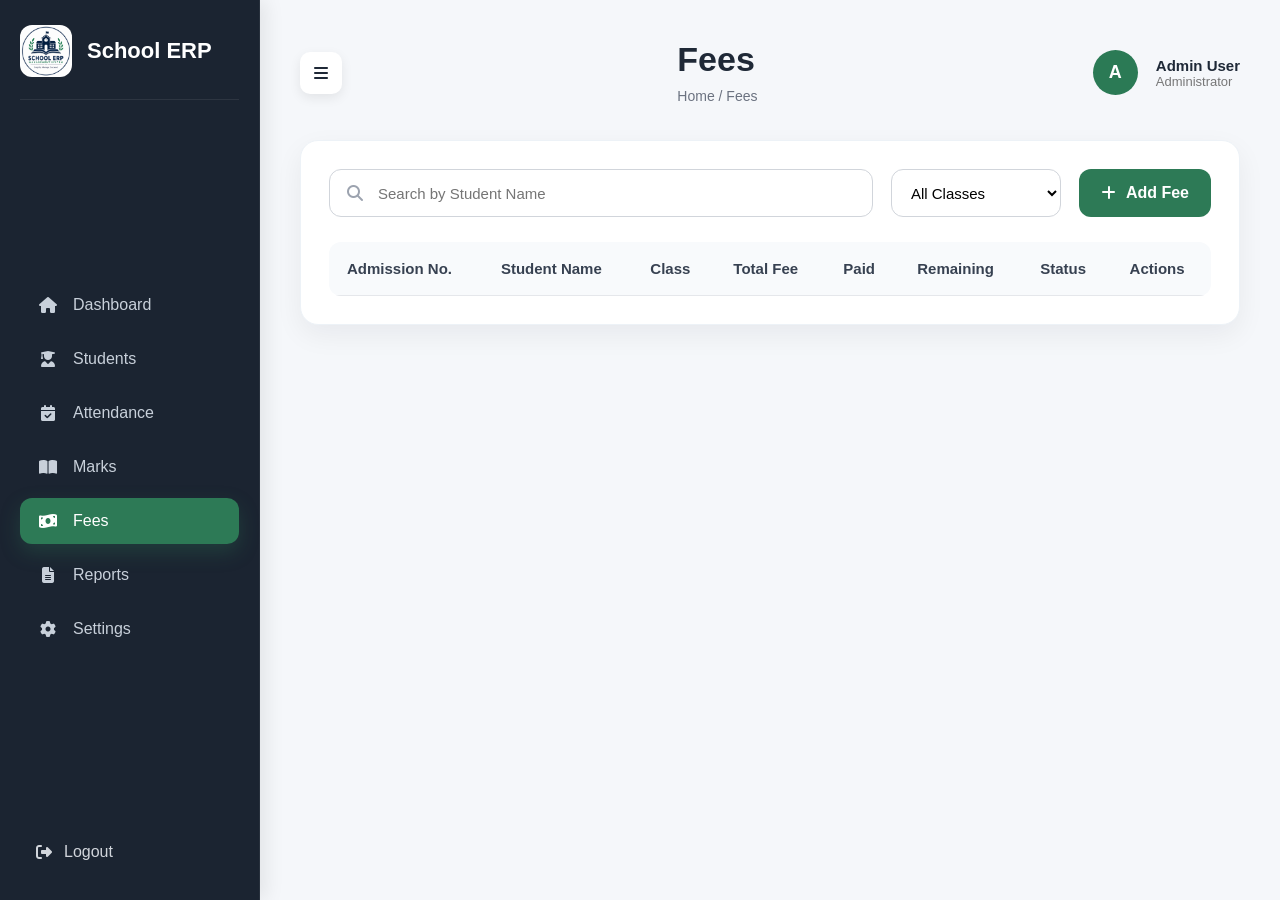
<file: fees.html>
<!DOCTYPE html>
<html lang="en">

<head>
    <meta charset="UTF-8">
    <meta name="viewport" content="width=device-width, initial-scale=1.0">
    <title>Fees</title>

    <link rel="stylesheet" href="css/style.css">
    <link rel="stylesheet" href="css/dashboard.css">

    <link rel="stylesheet"
          href="https://cdnjs.cloudflare.com/ajax/libs/font-awesome/6.7.2/css/all.min.css">
          <link rel="stylesheet" href="css/responsive.css">
</head>

<body>

<div class="dashboard">

    <!-- Sidebar -->

    <aside class="sidebar">

        <div class="logo">
    <img src="assets/logo.png" alt="School ERP Logo" class="logo-img">
    <span>School ERP</span>
</div>

        <nav>

            <a href="dashboard.html">
                <i class="fa-solid fa-house"></i>
                Dashboard
            </a>

            <a href="students.html">
                <i class="fa-solid fa-user-graduate"></i>
                Students
            </a>

            <a href="attendance_page.html">
                <i class="fa-solid fa-calendar-check"></i>
                Attendance
            </a>

            <a href="marks.html">
                <i class="fa-solid fa-book-open"></i>
                Marks
            </a>

            <a class="active" href="fees.html">
                <i class="fa-solid fa-money-bill-wave"></i>
                Fees
            </a>


            <a href="reports.html">
                <i class="fa-solid fa-file-lines"></i>
                Reports
            </a>

            <a href="settings.html">
                <i class="fa-solid fa-gear"></i>
                Settings
            </a>

        </nav>

        <div class="logout">

            <a href="index.html">
                <i class="fa-solid fa-right-from-bracket"></i>
                Logout
            </a>

        </div>

    </aside>

    <!-- Main Content -->

    <main class="main-content">

        <!-- Header -->

        <header class="topbar">
<div class="menu-toggle" id="menuToggle">
    <i class="fa-solid fa-bars"></i>
</div>
            <div>
                <h1>Fees</h1>
                <span>Home / Fees</span>
            </div>

            <div class="profile">

                
                <div class="avatar">
                    A
                </div>

                <div>
                    <strong>Admin User</strong>
                    <p>Administrator</p>
                </div>

            </div>

        </header>

        <section class="students-page">

            <div class="students-header">

                <div class="search-box">

                    <i class="fa-solid fa-magnifying-glass"></i>

                    <input
                            type="text"
                            id="searchInput"
                            placeholder="Search by Student Name">

                </div>

                <select id="classFilter">

                    <option value="">All Classes</option>
                    <option value="6">6th</option>
                    <option value="7">7th</option>
                    <option value="8">8th</option>
                    <option value="9">9th</option>
                    <option value="10">10th</option>

                </select>

                <a href="add-fee.html" class="add-btn">

                    <i class="fa-solid fa-plus"></i>

                    Add Fee

                </a>

            </div>

            <div class="student-table">

                <table>

                    <thead>

                    <tr>

                        <th>Admission No.</th>
                        <th>Student Name</th>
                        <th>Class</th>
                        <th>Total Fee</th>
                        <th>Paid</th>
                        <th>Remaining</th>
                        <th>Status</th>
                        <th>Actions</th>

                    </tr>

                    </thead>

                    <tbody id="feeTableBody">
                                          </tbody>

                </table>

            </div>

        </section>

    </main>

</div>

<script src="js/api.js"></script>
<script src="js/fees.js"></script>
<script src="js/dashboard.js"></script>
<script src="js/sidebar.js"></script>
</body>

</html>
</file>
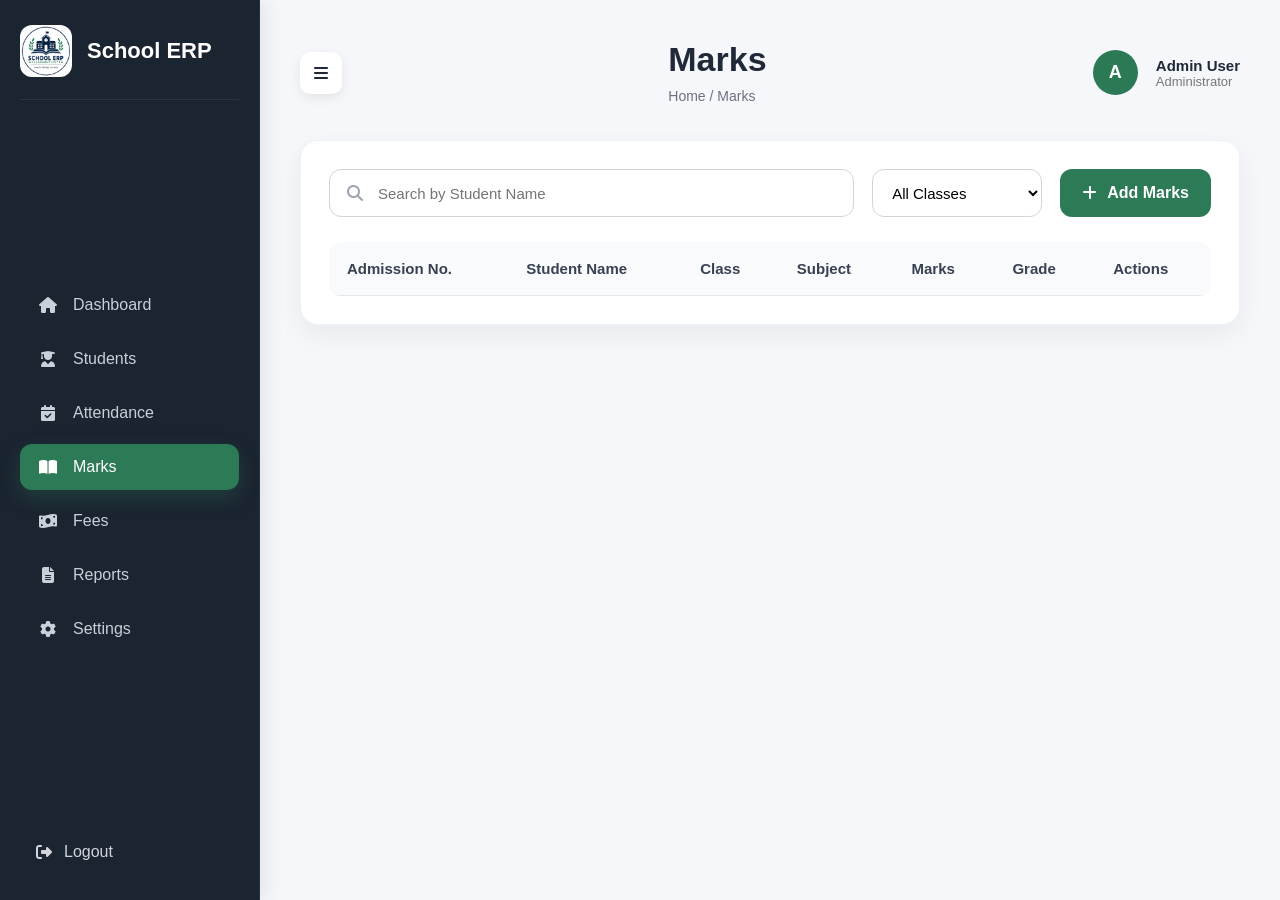
<file: marks.html>
<!DOCTYPE html>
<html lang="en">

<head>
    <meta charset="UTF-8">
    <meta name="viewport" content="width=device-width, initial-scale=1.0">
    <title>Marks</title>

    <link rel="stylesheet" href="css/style.css">
    <link rel="stylesheet" href="css/dashboard.css">

    <link rel="stylesheet"
          href="https://cdnjs.cloudflare.com/ajax/libs/font-awesome/6.7.2/css/all.min.css">
          <link rel="stylesheet" href="css/responsive.css">
</head>

<body>

<div class="dashboard">

    <!-- Sidebar -->

    <aside class="sidebar">

       <div class="logo">
    <img src="assets/logo.png" alt="School ERP Logo" class="logo-img">
    <span>School ERP</span>
</div>

        <nav>

            <a href="dashboard.html">
                <i class="fa-solid fa-house"></i>
                Dashboard
            </a>

            <a href="students.html">
                <i class="fa-solid fa-user-graduate"></i>
                Students
            </a>

            <a href="attendance_page.html">
                <i class="fa-solid fa-calendar-check"></i>
                Attendance
            </a>

            <a class="active" href="marks.html">
                <i class="fa-solid fa-book-open"></i>
                Marks
            </a>

            <a href="fees.html">
                <i class="fa-solid fa-money-bill-wave"></i>
                Fees
            </a>

           

            <a href="reports.html">
                <i class="fa-solid fa-file-lines"></i>
                Reports
            </a>

            <a href="settings.html">
                <i class="fa-solid fa-gear"></i>
                Settings
            </a>

        </nav>

        <div class="logout">

            <a href="index.html">
                <i class="fa-solid fa-right-from-bracket"></i>
                Logout
            </a>

        </div>

    </aside>

    <!-- Main Content -->

    <main class="main-content">

        <!-- Header -->

        <header class="topbar">
<div class="menu-toggle" id="menuToggle">
    <i class="fa-solid fa-bars"></i>
</div>
            <div>
                <h1>Marks</h1>
                <span>Home / Marks</span>
            </div>

            <div class="profile">

                

                <div class="avatar">
                    A
                </div>

                <div>
                    <strong>Admin User</strong>
                    <p>Administrator</p>
                </div>

            </div>

        </header>

        <section class="students-page">

            <div class="students-header">

                <div class="search-box">

                    <i class="fa-solid fa-magnifying-glass"></i>

                    <input
                            type="text"
                            id="searchInput"
                            placeholder="Search by Student Name">

                </div>

                <select id="classFilter">

                    <option value="">All Classes</option>
                    <option value="6">6th</option>
                    <option value="7">7th</option>
                    <option value="8">8th</option>
                    <option value="9">9th</option>
                    <option value="10">10th</option>

                </select>

                <a href="add-marks.html" class="add-btn">

                    <i class="fa-solid fa-plus"></i>

                    Add Marks

                </a>

            </div>

            <div class="student-table">

                <table>

                    <thead>

                    <tr>

                        <th>Admission No.</th>
                        <th>Student Name</th>
                        <th>Class</th>
                        <th>Subject</th>
                        <th>Marks</th>
                        <th>Grade</th>
                        <th>Actions</th>

                    </tr>

                    </thead>

                    <tbody id="marksTableBody">
                                          </tbody>

                </table>

            </div>

        </section>

    </main>

</div>

<script src="js/api.js"></script>
<script src="js/marks.js"></script>
<script src="js/dashboard.js"></script>
<script src="js/sidebar.js"></script>
</body>

</html>
</file>
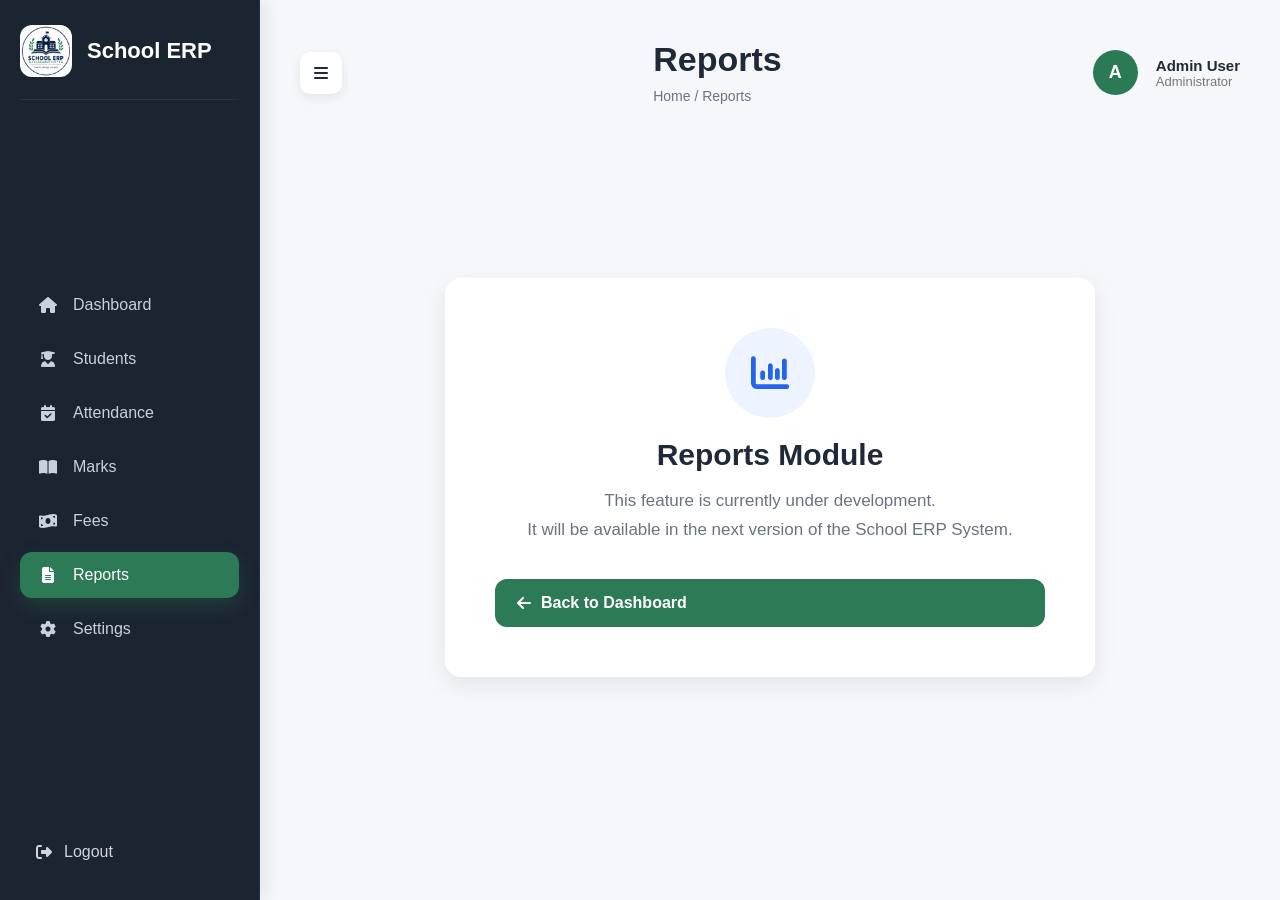
<file: reports.html>
<!DOCTYPE html>
<html lang="en">
<head>
    <meta charset="UTF-8">
    <meta name="viewport" content="width=device-width, initial-scale=1.0">
    <title>Reports</title>

    <link rel="stylesheet" href="css/style.css">
    <link rel="stylesheet" href="css/dashboard.css">

    <link rel="stylesheet"
          href="https://cdnjs.cloudflare.com/ajax/libs/font-awesome/6.7.2/css/all.min.css">
          <link rel="stylesheet" href="css/responsive.css">
</head>

<body>

<div class="dashboard">

    <!-- Sidebar -->

    <aside class="sidebar">
<div class="logo">
    <img src="assets/logo.png" alt="School ERP Logo" class="logo-img">
    <span>School ERP</span>
</div>
        <nav>

            <a href="dashboard.html">
                <i class="fa-solid fa-house"></i>
                Dashboard
            </a>

            <a href="students.html">
                <i class="fa-solid fa-user-graduate"></i>
                Students
            </a>

            <a href="attendance_page.html">
                <i class="fa-solid fa-calendar-check"></i>
                Attendance
            </a>

            <a href="marks.html">
                <i class="fa-solid fa-book-open"></i>
                Marks
            </a>

            <a href="fees.html">
                <i class="fa-solid fa-money-bill-wave"></i>
                Fees
            </a>

            <a class="active" href="reports.html">
                <i class="fa-solid fa-file-lines"></i>
                Reports
            </a>

            <a href="settings.html">
                <i class="fa-solid fa-gear"></i>
                Settings
            </a>

        </nav>

        <div class="logout">

            <a href="index.html">
                <i class="fa-solid fa-right-from-bracket"></i>
                Logout
            </a>

        </div>

    </aside>

    <!-- Main Content -->

    <main class="main-content">

        <header class="topbar">
<div class="menu-toggle" id="menuToggle">
    <i class="fa-solid fa-bars"></i>
</div>
            <div>
                <h1>Reports</h1>
                <span>Home / Reports</span>
            </div>

            <div class="profile">

                

                <div class="avatar">
                    A
                </div>

                <div>
                    <strong>Admin User</strong>
                    <p>Administrator</p>
                </div>

            </div>

        </header>

        <section class="coming-soon">
                      <div class="coming-card">

                <div class="coming-icon">
                    <i class="fa-solid fa-chart-column"></i>
                </div>

                <h2>Reports Module</h2>

                <p>
                    This feature is currently under development.
                    <br>
                    It will be available in the next version of the School ERP System.
                </p>

                <a href="dashboard.html" class="add-btn">
                    <i class="fa-solid fa-arrow-left"></i>
                    Back to Dashboard
                </a>

            </div>

        </section>

    </main>

</div>

<script src="js/dashboard.js"></script>
<script src="js/sidebar.js"></script>
</body>
</html>
</file>
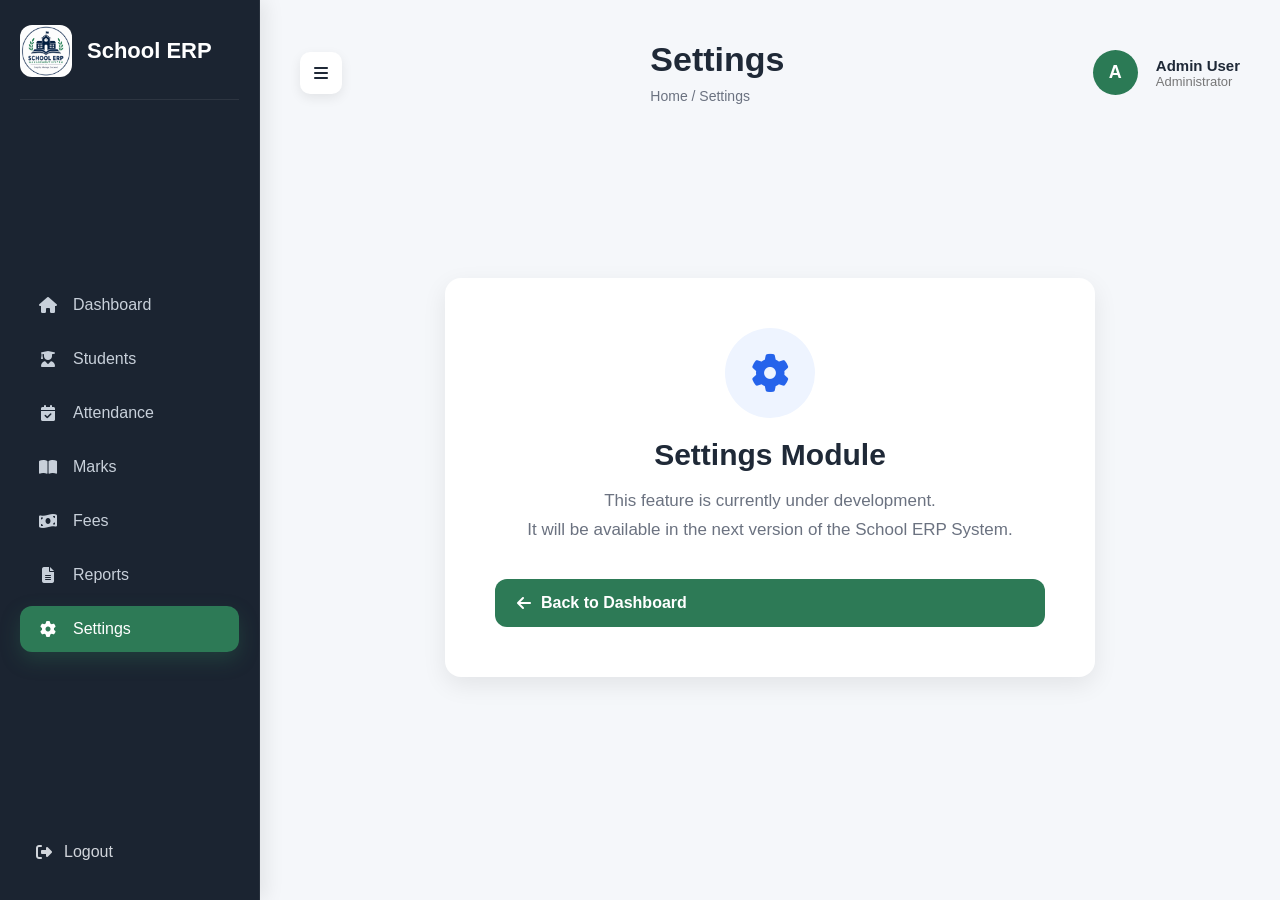
<file: settings.html>
<!DOCTYPE html>
<html lang="en">
<head>
    <meta charset="UTF-8">
    <meta name="viewport" content="width=device-width, initial-scale=1.0">
    <title>Settings</title>

    <link rel="stylesheet" href="css/style.css">
    <link rel="stylesheet" href="css/dashboard.css">

    <link rel="stylesheet"
          href="https://cdnjs.cloudflare.com/ajax/libs/font-awesome/6.7.2/css/all.min.css">
          <link rel="stylesheet" href="css/responsive.css">
</head>

<body>

<div class="dashboard">

    <!-- Sidebar -->

    <aside class="sidebar">

       <div class="logo">
    <img src="assets/logo.png" alt="School ERP Logo" class="logo-img">
    <span>School ERP</span>
</div>
        <nav>

            <a href="dashboard.html">
                <i class="fa-solid fa-house"></i>
                Dashboard
            </a>

            <a href="students.html">
                <i class="fa-solid fa-user-graduate"></i>
                Students
            </a>

            <a href="attendance_page.html">
                <i class="fa-solid fa-calendar-check"></i>
                Attendance
            </a>

            <a href="marks.html">
                <i class="fa-solid fa-book-open"></i>
                Marks
            </a>

            <a href="fees.html">
                <i class="fa-solid fa-money-bill-wave"></i>
                Fees
            </a>

            <a href="reports.html">
                <i class="fa-solid fa-file-lines"></i>
                Reports
            </a>

            <a class="active" href="settings.html">
                <i class="fa-solid fa-gear"></i>
                Settings
            </a>

        </nav>

        <div class="logout">

            <a href="index.html">
                <i class="fa-solid fa-right-from-bracket"></i>
                Logout
            </a>

        </div>

    </aside>

    <!-- Main Content -->

    <main class="main-content">

        <header class="topbar">
<div class="menu-toggle" id="menuToggle">
    <i class="fa-solid fa-bars"></i>
</div>
            <div>
                <h1>Settings</h1>
                <span>Home / Settings</span>
            </div>

            <div class="profile">

                
                <div class="avatar">
                    A
                </div>

                <div>
                    <strong>Admin User</strong>
                    <p>Administrator</p>
                </div>

            </div>

        </header>

        <section class="coming-soon">
                      <div class="coming-card">

                <div class="coming-icon">
                    <i class="fa-solid fa-gear"></i>
                </div>

                <h2>Settings Module</h2>

                <p>
                    This feature is currently under development.
                    <br>
                    It will be available in the next version of the School ERP System.
                </p>

                <a href="dashboard.html" class="add-btn">

                    <i class="fa-solid fa-arrow-left"></i>

                    Back to Dashboard

                </a>

            </div>

        </section>

    </main>

</div>

<script src="js/dashboard.js"></script>
<script src="js/sidebar.js"></script>
</body>
</html>
</file>
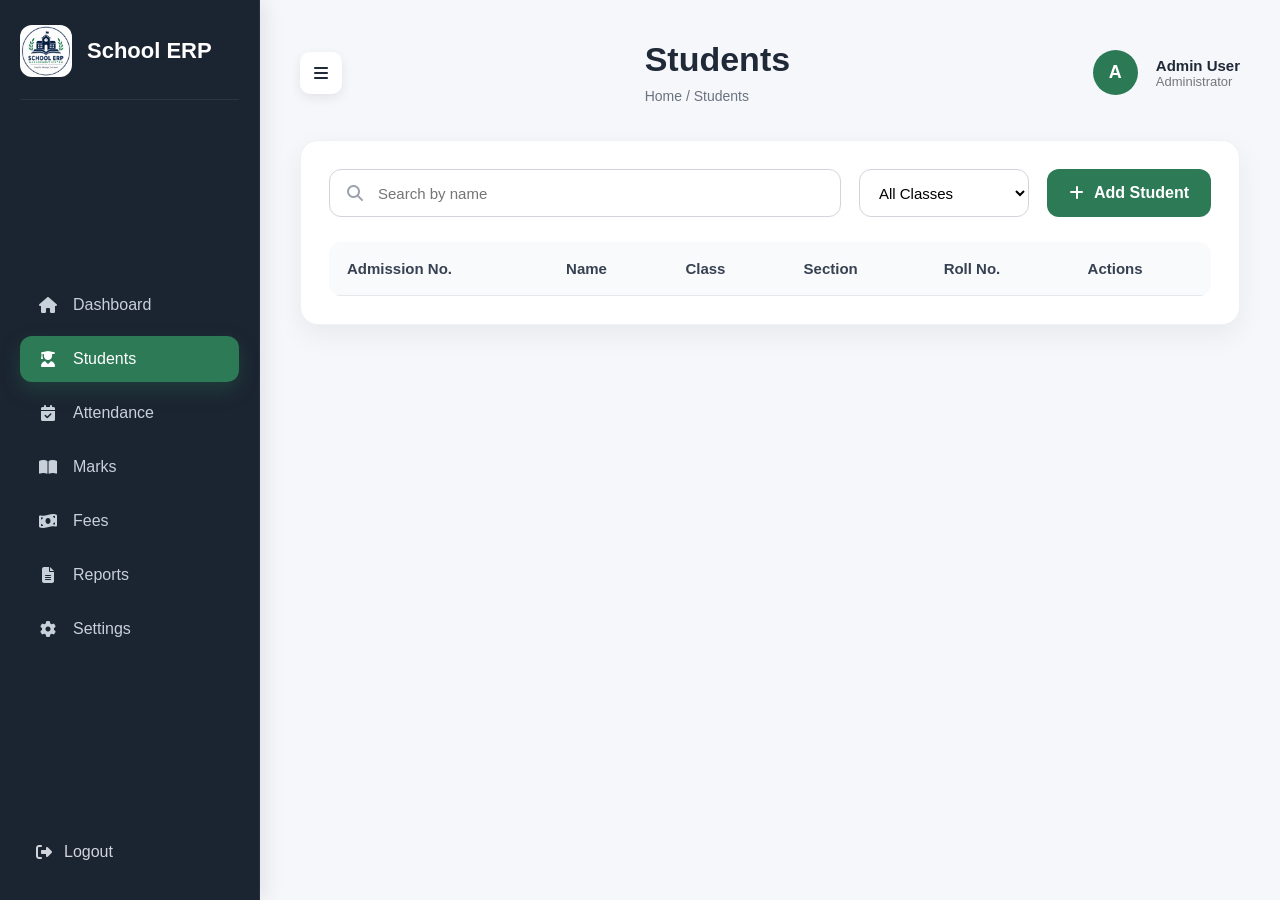
<file: students.html>
<!DOCTYPE html>
<html lang="en">
<head>
    <meta charset="UTF-8">
    <meta name="viewport" content="width=device-width, initial-scale=1.0">
    <title>Students</title>

    <link rel="stylesheet" href="css/style.css">
    <link rel="stylesheet" href="css/dashboard.css">
    <link rel="stylesheet"
          href="https://cdnjs.cloudflare.com/ajax/libs/font-awesome/6.7.2/css/all.min.css">
          <link rel="stylesheet" href="css/responsive.css">
</head>
<body>

<div class="dashboard">

    <!-- Sidebar -->
    <aside class="sidebar">

   <div class="logo">
    <img src="assets/logo.png" alt="School ERP Logo" class="logo-img">
    <span>School ERP</span>
</div>
    <nav>

        <a href="dashboard.html">
            <i class="fa-solid fa-house"></i>
            Dashboard
        </a>

        <a class="active" href="students.html">
            <i class="fa-solid fa-user-graduate"></i>
            Students
        </a>

        <a href="attendance_page.html">
            <i class="fa-solid fa-calendar-check"></i>
            Attendance
        </a>

        <a href="marks.html">
            <i class="fa-solid fa-book-open"></i>
            Marks
        </a>

        <a href="fees.html">
            <i class="fa-solid fa-money-bill-wave"></i>
            Fees
        </a>

        <a href="reports.html">
            <i class="fa-solid fa-file-lines"></i>
            Reports
        </a>

        <a href="settings.html">
            <i class="fa-solid fa-gear"></i>
            Settings
        </a>

    </nav>

    <div class="logout">

        <a href="index.html">
            <i class="fa-solid fa-right-from-bracket"></i>
            Logout
        </a>

    </div>

</aside>

    <!-- Main Content -->
    <main class="main-content">

        <header class="topbar">
<div class="menu-toggle" id="menuToggle">
    <i class="fa-solid fa-bars"></i>
</div>
            <div>
                <h1>Students</h1>
                <span>Home / Students</span>
            </div>

            <div class="profile">

               
                <div class="avatar">
                    A
                </div>

                <div>
                    <strong>Admin User</strong>
                    <p>Administrator</p>
                </div>

            </div>

        </header>

        <section class="students-page">

            <div class="students-header">

                <div class="search-box">

                    <i class="fa-solid fa-magnifying-glass"></i>

                    <input
                            type="text"
                            id="searchInput"
                            placeholder="Search by name">

                </div>

                <select id="classFilter">

                    <option value="">All Classes</option>
                    <option value="6">6th</option>
                    <option value="7">7th</option>
                    <option value="8">8th</option>
                    <option value="9">9th</option>
                    <option value="10">10th</option>

                </select>

                <a href="add-student.html" class="add-btn">

                    <i class="fa-solid fa-plus"></i>

                    Add Student

                </a>

            </div>

            <div class="student-table">

                <table>

                    <thead>

                    <tr>
                        <th>Admission No.</th>
                        <th>Name</th>
                        <th>Class</th>
                        <th>Section</th>
                        <th>Roll No.</th>
                        <th>Actions</th>
                    </tr>

                    </thead>

                    <tbody id="studentTableBody">

                    </tbody>

                </table>

            </div>

        </section>

    </main>

</div>

<script src="js/api.js"></script>
<script src="js/students.js"></script>
<script src="js/sidebar.js"></script>
</body>
</html>
</file>
<file: css/style.css>
*{
    margin:0;
    padding:0;
    box-sizing:border-box;
}

:root{

    --primary:#1E6F4F;
    --primary-dark:#16553C;

    --background:#F6F8FB;

    --card:#ffffff;

    --text:#1F2937;

    --border:#E5E7EB;

    --sidebar:#1F2937;

    --shadow:0 12px 30px rgba(0,0,0,.08);

}

body{

    font-family:'Inter',sans-serif;

    background:var(--background);

    color:var(--text);

}

a{

    text-decoration:none;

    color:inherit;

}

button{

    font-family:inherit;

}

input{

    font-family:inherit;

}
.login-container{

    width:100%;

    min-height:100vh;

    display:grid;

    grid-template-columns:40% 60%;

}
.login-left{

    background-image:url("../assets/school image.jpg");

    background-size:cover;

    background-position:center;

    position:relative;

}
.overlay{

    width:100%;

    height:100%;

    background:rgba(0,0,0,.35);

    display:flex;

    justify-content:center;

    align-items:center;

    text-align:center;

    color:white;

}
.brand h1{

    font-size:42px;

    margin-top:25px;

    font-weight:700;

}

.brand p{

    margin-top:15px;

    font-size:20px;

    opacity:.9;

}
.logo-circle{

    width:120px;

    height:120px;

    background:white;

    border-radius:50%;

    display:flex;

    justify-content:center;

    align-items:center;

    font-size:55px;

    margin:auto;

    color:var(--primary);

}
.login-right{

    display:flex;

    justify-content:center;

    align-items:center;

    padding:70px;

}
.login-card{

    width:430px;

    background:white;

    border-radius:18px;

    padding:45px;

    box-shadow:var(--shadow);

}
.login-card h2{

    text-align:center;

    font-size:36px;

}

.login-card p{

    text-align:center;

    color:#777;

    margin-top:10px;

    margin-bottom:35px;

}
</file>
<file: css/login.css>
.login-container{
    display:grid;
    grid-template-columns:42% 58%;
    min-height:100vh;
}

/* Left */

.login-left{
    background:url("../assets/school image.jpg") center center/cover no-repeat;
    position:relative;
}

.overlay{
    width:100%;
    height:100%;
    background:rgba(0,0,0,.45);
    display:flex;
    justify-content:center;
    align-items:center;
    text-align:center;
    color:#fff;
    padding:40px;
}

.brand{
    max-width:420px;
}

.logo-circle{
    width:110px;
    height:110px;
    border-radius:50%;
    background:#fff;
    color:var(--primary);
    display:flex;
    justify-content:center;
    align-items:center;
    margin:0 auto 25px;
    font-size:52px;
    box-shadow:var(--shadow);
}

.brand h1{
    font-size:44px;
    font-weight:700;
    margin-bottom:15px;
}

.brand p{
    font-size:18px;
    line-height:1.7;
    opacity:.95;
}

/* Right */

.login-right{
    display:flex;
    justify-content:center;
    align-items:center;
    background:#f7f8fa;
    padding:60px;
}

.login-card{
    width:440px;
    background:#fff;
    border-radius:18px;
    box-shadow:var(--shadow);
    padding:45px;
}

.login-card h2{
    font-size:34px;
    text-align:center;
    margin-bottom:8px;
}

.login-card>p{
    text-align:center;
    color:#6b7280;
    margin-bottom:35px;
}

/* Form */

.form-group{
    margin-bottom:22px;
}

.form-group label{
    display:block;
    margin-bottom:8px;
    font-size:14px;
    font-weight:600;
}

.form-group input{
    width:100%;
    height:50px;
    border:1px solid #d1d5db;
    border-radius:10px;
    padding:0 16px;
    font-size:15px;
    transition:.25s;
    background:#fff;
}

.form-group input:focus{
    outline:none;
    border-color:var(--primary);
}

/* Remember */

.remember{
    display:flex;
    justify-content:space-between;
    align-items:center;
    margin-bottom:28px;
    font-size:14px;
}

.remember label{
    display:flex;
    align-items:center;
    gap:8px;
}

.remember a{
    color:var(--primary);
    font-weight:600;
}

.remember a:hover{
    text-decoration:underline;
}

/* Button */

button{
    width:100%;
    height:52px;
    border:none;
    border-radius:10px;
    background:var(--primary);
    color:#fff;
    font-size:16px;
    font-weight:600;
    cursor:pointer;
    transition:.25s;
}

button:hover{
    background:var(--primary-dark);
}

.copyright{
    margin-top:28px;
    text-align:center;
    color:#9ca3af;
    font-size:13px;
}

/* Responsive */

@media(max-width:900px){

.login-container{

grid-template-columns:1fr;

}

.login-left{

display:none;

}

.login-right{

padding:30px;

}

.login-card{

width:100%;

max-width:450px;

}

}
.input-box{

position:relative;

}

.input-box input{

padding-left:45px;

padding-right:45px;

}

.input-box i:first-child{

position:absolute;

left:16px;

top:50%;

transform:translateY(-50%);

color:#999;

}

.eye{

position:absolute;

right:16px;

top:50%;

transform:translateY(-50%);

cursor:pointer;

color:#999;

}
.logo-circle img{
    width:80px;
    height:80px;
    object-fit:contain;
}
/* ===========================
   Loading Popup
=========================== */

.loading-popup{

    position:fixed;

    inset:0;

    background:rgba(0,0,0,.45);

    display:none;

    justify-content:center;

    align-items:center;

    z-index:9999;

}

.loading-popup.show{

    display:flex;

}

.loading-box{

    width:420px;

    max-width:90%;

    background:#fff;

    border-radius:18px;

    padding:35px;

    text-align:center;

    box-shadow:0 15px 40px rgba(0,0,0,.2);

}

.loading-box h2{

    margin-top:20px;

    margin-bottom:12px;

    color:#1E6F4F;

}

.loading-box p{

    color:#555;

    margin-bottom:10px;

}

.loading-box small{

    color:#888;

    line-height:1.6;

}

.spinner{

    width:70px;

    height:70px;

    margin:auto;

    border:6px solid #e5e7eb;

    border-top:6px solid #1E6F4F;

    border-radius:50%;

    animation:spin 1s linear infinite;

}

@keyframes spin{

    100%{

        transform:rotate(360deg);

    }

}
</file>
<file: css/responsive.css>
/* =========================================
   RESPONSIVE DESIGN
========================================= */

/* ===============================
   Tablet (992px)
================================ */

@media (max-width: 992px) {

    .cards{
        grid-template-columns:repeat(2,1fr);
    }

    .dashboard-bottom{
        grid-template-columns:1fr;
    }

    .students-header{
        flex-direction:column;
        align-items:stretch;
    }

    .students-header select{
        width:100%;
    }

    .add-btn{
        justify-content:center;
    }

    .form-grid{
        grid-template-columns:1fr;
    }

}

/* ===============================
   Mobile (768px)
================================ */

@media (max-width:768px){

    .sidebar{
        left:-260px;
        width:260px;
        z-index:1000;
    }

    .sidebar.show{
        left:0;
    }

    .main-content{
        margin-left:0;
        padding:18px;
    }

    .cards{
        grid-template-columns:1fr;
    }

    .dashboard-bottom{
        grid-template-columns:1fr;
    }

    .topbar{
        flex-direction:column;
        align-items:flex-start;
        gap:18px;
    }

    .profile{
        width:100%;
        justify-content:flex-end;
    }

    .students-header{
        flex-direction:column;
        gap:15px;
    }

    .search-box{
        width:100%;
    }

    .students-header select{
        width:100%;
    }

    .add-btn{
        width:100%;
        justify-content:center;
    }

    .student-table{
        overflow-x:auto;
    }

    table{
        min-width:800px;
    }

    .form-card{
        padding:20px;
    }

    .form-grid{
        grid-template-columns:1fr;
    }

    .form-buttons{
        flex-direction:column;
    }

    .cancel-btn,
    .save-btn{
        width:100%;
    }

    .coming-card{
        padding:30px 20px;
    }

}

/* ===============================
   Small Mobile (480px)
================================ */

@media (max-width:480px){

    .topbar h1{
        font-size:24px;
    }

    .card{
        padding:18px;
    }

    .card h2{
        font-size:24px;
    }

    .logo span{
        font-size:18px;
    }

    .avatar{
        width:38px;
        height:38px;
    }

    .page-header h2{
        font-size:24px;
    }

    .coming-card h2{
        font-size:24px;
    }

}
@media (max-width:768px){

    .topbar{
        flex-direction:row;
        justify-content:space-between;
        align-items:flex-start;
        flex-wrap:wrap;
    }

    .profile{
        margin-top:10px;
    }

}
@media (max-width:768px){

    .card{
        padding:16px;
    }

    .card h2{
        font-size:24px;
    }

}
</file>
<file: css/dashboard.css>
/* ===========================
   DASHBOARD LAYOUT
=========================== */

.dashboard{
    display:flex;
    min-height:100vh;
    background:#f7f8fa;
}

/* ===========================
   SIDEBAR
=========================== */

.sidebar{
    width:260px;
    background:#1b2431;
    color:#fff;
    display:flex;
    flex-direction:column;
    justify-content:space-between;
    padding:25px 20px;
    position:fixed;
    left:0;
    top:0;
    bottom:0;
    border-right:1px solid rgba(255,255,255,.06);
    box-shadow:6px 0 18px rgba(0,0,0,.08);
}
.logo{
    display:flex;
    align-items:center;
    gap:15px;
    margin-bottom:45px;
    padding-bottom:22px;
    border-bottom:1px solid rgba(255,255,255,.08);
}

.logo-icon{
    width:52px;
    height:52px;
    border-radius:14px;
    background:#2d7a56;
    box-shadow:0 8px 18px rgba(45,122,86,.25);
}

.logo span{
    font-size:22px;
    font-weight:700;
}

/* ===========================
   NAVIGATION
=========================== */

.sidebar nav{
    display:flex;
    flex-direction:column;
    gap:8px;
}

.sidebar nav a{

display:flex;

align-items:center;

gap:15px;

padding:14px 18px;

border-radius:12px;

color:#C8D0DA;

transition:.25s;

font-weight:500;

}

.sidebar nav a:hover{

background:#2d7a56;

transform:translateX(4px);

color:white;

}

.sidebar nav a.active{

background:#2d7a56;

color:white;

box-shadow:0 8px 20px rgba(45,122,86,.30);

}

.sidebar nav i{
    width:20px;
    text-align:center;
}

/* ===========================
   LOGOUT
=========================== */

.logout{
    margin-top:40px;
}

.logout a{
    display:flex;
    align-items:center;
    gap:12px;
    color:#d1d5db;
    padding:14px 16px;
    border-radius:10px;
    transition:.3s;
}

.logout a:hover{
    background:#d9534f;
    color:white;
}

/* ===========================
   MAIN CONTENT
=========================== */

.main-content{

flex:1;

margin-left:260px;

padding:40px;

background:#F5F7FA;

}

/* ===========================
   TOPBAR
=========================== */

.topbar{
    display:flex;
    justify-content:space-between;
    align-items:center;
    margin-bottom:35px;
}

.topbar h1{
    font-size:34px;
    margin-bottom:8px;
    color:#1f2937;
}

.topbar span{
    color:#6b7280;
    font-size:14px;
}

/* ===========================
   PROFILE
=========================== */

.profile{
    display:flex;
    align-items:center;
    gap:18px;
}

.profile .fa-bell{
    font-size:20px;
    cursor:pointer;
    color:#444;
}

.avatar{
    width:45px;
    height:45px;
    border-radius:50%;
    background:#2b7a55;
    color:white;
    display:flex;
    justify-content:center;
    align-items:center;
    font-weight:700;
    font-size:18px;
}

.profile strong{
    display:block;
    font-size:15px;
}

.profile p{
    font-size:13px;
    color:#777;
}
/* =====================================
   DASHBOARD CARDS
===================================== */

.cards{
    display:grid;
    grid-template-columns:repeat(4,1fr);
    gap:22px;
    margin-bottom:35px;
}

.card{

background:white;

border-radius:18px;

padding:24px;

display:flex;

align-items:center;

gap:18px;

box-shadow:0 10px 28px rgba(15,23,42,.06);

border:1px solid #edf2f7;

transition:.3s;

}

.card:hover{
transform:translateY(-6px);
box-shadow:0 18px 40px rgba(15,23,42,.10);
}

.card-icon{
    width:62px;
    height:62px;
    border-radius:14px;
    display:flex;
    justify-content:center;
    align-items:center;
    color:white;
    font-size:24px;
}

.green{
    background:#22c55e;
}

.blue{
    background:#3b82f6;
}

.orange{
    background:#f59e0b;
}

.red{
    background:#ef4444;
}

.card span{
    display:block;
    color:#6b7280;
    font-size:14px;
}

.card h2{
    margin:6px 0;
    font-size:28px;
    color:#111827;
}

.card small{
    color:#10b981;
    font-size:13px;
}

/* =====================================
   BOTTOM GRID
===================================== */

.dashboard-bottom{
    display:grid;
    grid-template-columns:2fr 1fr;
    gap:25px;
}

/* =====================================
   SECTION CARD
===================================== */

.recent-students,
.quick-actions{
    background:#fff;
    border-radius:16px;
    padding:22px;
    box-shadow:0 10px 28px rgba(15,23,42,.06);
border:1px solid #edf2f7;
}

.section-header{
    display:flex;
    justify-content:space-between;
    align-items:center;
    margin-bottom:20px;
}

.section-header h3{
    font-size:20px;
    color:#111827;
}

.section-header a{
    color:#2563eb;
    font-weight:600;
    font-size:14px;
}

/* =====================================
   TABLE
===================================== */

table{

overflow:hidden;

border-radius:12px;

}

thead{
    background:#f9fafb;
}

thead th{
    padding:16px;
    text-align:left;
    font-size:14px;
    color:#374151;
    border-bottom:1px solid #e5e7eb;
}

tbody td{
    padding:16px;
    border-bottom:1px solid #f1f5f9;
    font-size:14px;
    color:#4b5563;
}

tbody tr{

transition:.25s;

}

tbody tr:hover{

background:#F8FAFC;

}
.action-list{
    display:flex;
    flex-direction:column;
    gap:14px;
}

.action-item{
    display:flex;
    justify-content:space-between;
    align-items:center;
    padding:16px;
    border:1px solid #e5e7eb;
    border-radius:12px;
    color:#374151;
    transition:.3s;
    background:#fff;
}

.action-item:hover{

background:#F8FAFC;

border-color:#2d7a56;

transform:translateX(5px);

box-shadow:0 8px 18px rgba(0,0,0,.05);

}

.action-item span{
    flex:1;
    margin-left:14px;
    font-weight:500;
}

.action-item i:first-child{
    color:#22c55e;
    font-size:18px;
}

.action-item i:last-child{
    color:#9ca3af;
}

/* =====================================
   SCROLLBAR
===================================== */

::-webkit-scrollbar{
    width:8px;
}

::-webkit-scrollbar-thumb{
    background:#cbd5e1;
    border-radius:20px;
}

::-webkit-scrollbar-thumb:hover{
    background:#94a3b8;
}

/* =====================================
   RESPONSIVE
===================================== */

@media(max-width:1200px){

.cards{

grid-template-columns:repeat(2,1fr);

}

.dashboard-bottom{

grid-template-columns:1fr;

}

}


@media(max-width:700px){

.cards{

grid-template-columns:1fr;

}

.topbar{

flex-direction:column;

align-items:flex-start;

gap:20px;

}

.profile{

width:100%;

justify-content:flex-end;

}

.main-content{

padding:20px;

}

table{

display:block;

overflow-x:auto;

}

.login-container{

grid-template-columns:1fr;

}

.login-left{

display:none;

}

}
*{

scroll-behavior:smooth;

}

body{

overflow-x:hidden;

}
/* =====================================
   STUDENTS PAGE
===================================== */

.students-page{

    background:white;

    border-radius:18px;

    padding:28px;

    box-shadow:0 10px 28px rgba(15,23,42,.06);

    border:1px solid #edf2f7;

}

.students-header{

    display:flex;

    justify-content:space-between;

    align-items:center;

    gap:18px;

    margin-bottom:25px;

}

.search-box{

    flex:1;

    position:relative;

}

.search-box i{

    position:absolute;

    left:18px;

    top:50%;

    transform:translateY(-50%);

    color:#9ca3af;

}

.search-box input{

    width:100%;

    height:48px;

    border:1px solid #d1d5db;

    border-radius:12px;

    padding-left:48px;

    padding-right:18px;

    outline:none;

    font-size:15px;

    transition:.3s;

}

.search-box input:focus{

    border-color:#2d7a56;

}

.students-header select{

    width:170px;

    height:48px;

    border:1px solid #d1d5db;

    border-radius:12px;

    padding:0 15px;

    background:white;

    outline:none;

    font-size:15px;

}

.add-btn{

    height:48px;

    padding:0 22px;

    background:#2d7a56;

    color:white;

    display:flex;

    align-items:center;

    gap:10px;

    border-radius:12px;

    transition:.3s;

    font-weight:600;

}

.add-btn:hover{

    background:#236646;

    transform:translateY(-2px);

}

.student-table{

    overflow-x:auto;

}

.student-table table{

    width:100%;

    border-collapse:collapse;

}

.student-table thead{

    background:#f8fafc;

}

.student-table th{

    padding:18px;

    text-align:left;

    font-size:15px;

    color:#374151;

}

.student-table td{

    padding:18px;

    border-bottom:1px solid #edf2f7;

    color:#4b5563;

}

.student-table tbody tr{

    transition:.25s;

}

.student-table tbody tr:hover{

    background:#f8fafc;

}

.student-table td:last-child{

    display:flex;

    gap:15px;

}

.student-table td:last-child a{

    width:36px;

    height:36px;

    border-radius:8px;

    display:flex;

    justify-content:center;

    align-items:center;

    transition:.25s;

}

.student-table td:last-child a:first-child{

    background:#ecfdf5;

    color:#2d7a56;

}

.student-table td:last-child a:last-child{

    background:#fef2f2;

    color:#ef4444;

}

.student-table td:last-child a:hover{

    transform:scale(1.08);

}
/* =====================================
   ADD STUDENT PAGE
===================================== */

.form-card{

    background:#fff;

    border-radius:18px;

    padding:35px;

    box-shadow:0 10px 28px rgba(15,23,42,.06);

    border:1px solid #edf2f7;
    
}

.page-header{

    margin-bottom:30px;

}

.page-header h2{

    font-size:28px;

    color:#111827;

    margin-bottom:8px;

}

.page-header p{

    color:#6b7280;

    font-size:15px;

}

.form-grid{

    display:grid;

    grid-template-columns:repeat(2,1fr);

    gap:22px;

}

.form-group{

    display:flex;

    flex-direction:column;

}

.form-group label{

    margin-bottom:8px;

    font-weight:600;

    color:#374151;

}

.form-group input,
.form-group select,
.form-group textarea{

    width:100%;

    padding:14px 16px;

    border:1px solid #d1d5db;

    border-radius:12px;

    font-size:15px;

    outline:none;

    transition:.3s;

    font-family:inherit;

    background:white;

}

.form-group textarea{

    resize:vertical;

    min-height:120px;

}

.form-group input:focus,
.form-group select:focus,
.form-group textarea:focus{

    border-color:#2d7a56;

    box-shadow:0 0 0 4px rgba(45,122,86,.12);

}

.form-full{

    grid-column:1 / -1;

}

.form-buttons{

    display:flex;

    justify-content:flex-end;

    gap:15px;

    margin-top:35px;

}

.cancel-btn{

    padding:13px 26px;

    border-radius:12px;

    border:1px solid #d1d5db;

    background:white;

    color:#374151;

    font-weight:600;

    transition:.3s;

}

.cancel-btn:hover{

    background:#f3f4f6;

}

.save-btn{

    padding:13px 28px;

    border:none;

    border-radius:12px;

    background:#2d7a56;

    color:white;

    cursor:pointer;

    font-size:15px;

    font-weight:600;

    transition:.3s;

    box-shadow:0 8px 18px rgba(45,122,86,.20);

}

.save-btn:hover{

    background:#236646;

    transform:translateY(-2px);

}

@media(max-width:900px){

    .form-grid{

        grid-template-columns:1fr;

    }

    .form-buttons{

        justify-content:stretch;

        flex-direction:column;

    }

    .cancel-btn,
    .save-btn{

        width:100%;

        text-align:center;

    }

}
/* ===========================
   Coming Soon Page
=========================== */

.coming-soon{
    display:flex;
    justify-content:center;
    align-items:center;
    height:75vh;
}

.coming-card{
    background:#fff;
    width:100%;
    max-width:650px;
    padding:50px;
    border-radius:16px;
    text-align:center;
    box-shadow:0 8px 25px rgba(0,0,0,.08);
}

.coming-icon{
    width:90px;
    height:90px;
    margin:auto;
    margin-bottom:20px;
    border-radius:50%;
    background:#eef4ff;
    display:flex;
    align-items:center;
    justify-content:center;
}

.coming-icon i{
    font-size:38px;
    color:#2563eb;
}

.coming-card h2{
    font-size:30px;
    margin-bottom:15px;
    color:#1f2937;
}

.coming-card p{
    font-size:17px;
    color:#6b7280;
    line-height:1.7;
    margin-bottom:35px;
}
/* =====================================
   SIDEBAR TOGGLE
===================================== */

.header-left{
    display:flex;
    align-items:center;
    gap:18px;
}

.menu-toggle{
    width:42px;
    height:42px;
    display:flex;
    justify-content:center;
    align-items:center;
    background:#fff;
    border-radius:10px;
    cursor:pointer;
    box-shadow:0 4px 12px rgba(0,0,0,.08);
    transition:.3s;
}

.menu-toggle:hover{
    background:#2d7a56;
    color:#fff;
}

.sidebar{
    transition:left .35s ease;
}

.main-content{
    transition:margin-left .35s ease;
}

.sidebar.hide{
    left:-260px;
}

.main-content.full{
    margin-left:0;
}
@media (max-width:768px){

    .sidebar.hide{
        left:-260px;
    }

    .main-content.full{
        margin-left:0;
    }

}
.logo-img{
    width:52px;
    height:52px;
    border-radius:12px;
    object-fit:cover;
}
</file>
